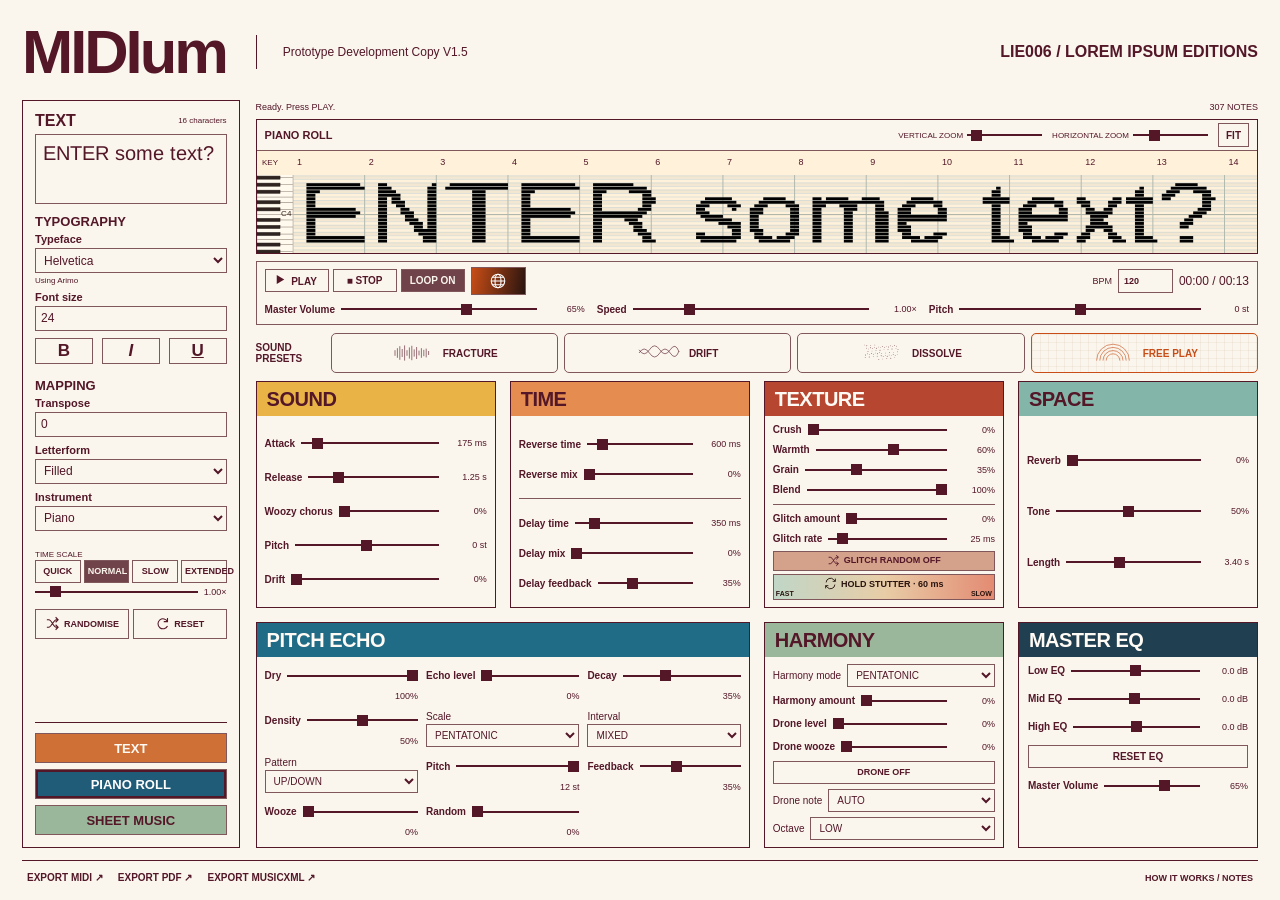
<file: index.html>
<!DOCTYPE html>

<html lang="en">
<head>
<meta charset="utf-8"/><meta content="width=device-width, initial-scale=1" name="viewport"/>
<title>MIDIum Desktop V1.5 — LIE006</title>
<meta content="A musical typography instrument. Write something. Hear its shape. LIE006 / Lorem Ipsum Editions." name="description"/>
<link href="style.css?v=mk2palette" rel="stylesheet"/>
<link href="shared/parity.css?v=aligned-v15-no-recording" rel="stylesheet"/></head>
<body data-layout="desktop">
<header class="masthead"><h1>MIDIum</h1><div class="descriptor"><p>Prototype Development Copy V1.5</p></div><div class="imprint">LIE006 / LOREM IPSUM EDITIONS</div></header>
<main>
<aside aria-label="Instrument settings" class="controls">
<section class="source-group"><h2>TEXT <span id="charCount">18 characters</span></h2><div class="panel-body">
<label class="sr-only" for="source">Your text</label><textarea id="source" maxlength="2000" spellcheck="false">ENTER some text?</textarea></div></section>
<section class="source-group"><h2>TYPOGRAPHY</h2><div class="panel-body">
<div class="field"><label for="font">Typeface</label><select id="font"><option value="helvetica">Helvetica</option><option value="times">Times New Roman</option><option value="comic">Comic Sans</option></select></div><small id="fontInfo">Loading typefaces…</small>
<div class="field"><label for="fontSize">Font size</label><input id="fontSize" max="72" min="12" step="1" type="number" value="24"/></div>
<div class="field"><span>Text style</span><div class="style-buttons"><button aria-label="Bold" aria-pressed="false" id="bold" title="Bold">B</button><button aria-label="Italic" aria-pressed="false" id="italic" title="Italic"><i>I</i></button><button aria-label="Underline" aria-pressed="false" id="underline" title="Underline"><u>U</u></button></div></div>
</div></section>
<section class="source-group"><h2>MAPPING</h2><div class="panel-body">
<div class="field"><label for="transpose">Transpose</label><input aria-label="Transpose in semitones" id="transpose" max="48" min="-48" step="1" type="number" value="0"/></div>
<div class="field"><label for="letterform">Letterform</label><select id="letterform"><option value="filled">Filled</option><option value="outline">Outline</option></select></div>
<div class="field"><label for="instrument">Instrument</label><select id="instrument"></select></div></div></section>
<div class="duration-controls"><div><span class="eyebrow">TIME SCALE</span></div><div class="scale-presets"><button data-scale="0.25">QUICK</button><button class="selected" data-scale="1">NORMAL</button><button data-scale="2">SLOW</button><button data-scale="8">EXTENDED</button></div><label class="fine-scale"><input id="scale" max="8" min="0.25" step="0.25" type="range" value="1"/><output id="scaleValue">1.00×</output></label></div>
<div class="actions"><button id="randomise"><svg aria-hidden="true" fill="none" stroke="currentColor" stroke-width="1.7" viewbox="0 0 24 24"><path d="M3 6h3c5 0 7 12 12 12h3m-4-4 4 4-4 4M3 18h3c2 0 4-3 6-6s4-6 6-6h3m-4-4 4 4-4 4"></path></svg><span>RANDOMISE</span></button><button id="reset"><svg aria-hidden="true" fill="none" stroke="currentColor" stroke-width="1.7" viewbox="0 0 24 24"><path d="M20 9A8 8 0 1 0 20 16M20 3v6h-6"></path></svg><span>RESET</span></button></div><nav aria-label="Composition view"><button data-view="text">TEXT</button><button aria-pressed="true" class="selected" data-view="piano">PIANO ROLL</button><button data-view="sheet">SHEET MUSIC</button></nav></aside>
<section aria-label="Composition" class="workspace">
<div class="display-heading"><span id="status" role="status">Preparing the instrument…</span><span id="count">— NOTES</span></div><div class="display-frame">
<section class="view" hidden="" id="textView"><div id="textPreview"></div><div class="view-caption">Your original text. Case, spaces and line breaks preserved.</div></section>
<section aria-label="Piano roll" class="roll-panel" id="pianoView"><div class="roll-tools"><div class="roll-title"><strong>PIANO ROLL</strong></div><div class="roll-zoom"><label>VERTICAL ZOOM<input aria-label="Vertical zoom" id="verticalZoom" max="8" min="0.5" step="0.1" type="range" value="1"/></label><label>HORIZONTAL ZOOM<input aria-label="Horizontal zoom" id="zoom" max="12" min=".01" step=".01" type="range" value="3"/></label></div><button id="fit">FIT</button></div><div id="rollViewport"><div id="rollSurface"><canvas aria-label="Text-generated notes" id="roll"></canvas><div id="playhead"></div></div></div></section><section aria-label="Sheet music" class="sheet-panel" hidden="" id="sheetView"><div class="sheet-tools"><h2>SHEET MUSIC</h2><button id="sheetFit">FIT</button><button aria-label="Zoom score out" id="sheetOut">−</button><button aria-label="Zoom score in" id="sheetIn">+</button><button aria-label="Previous score page" id="previousPage">←</button><span id="pageCount">0 / 0</span><button aria-label="Next score page" id="nextPage">→</button></div><p id="sheetStatus" role="status"></p><div class="sheet-scroll"><div id="score"></div></div></section></div>
<div class="performance"><div class="transport"><div class="transport-segments"><button disabled="" id="play"><svg aria-hidden="true" class="play-icon" viewbox="0 0 12 14"><path d="M1 1v12l10-6z" fill="currentColor"></path></svg><span id="playText">PLAY</span></button><button id="stop">■ STOP</button><button aria-pressed="true" id="loop">LOOP ON</button></div><button aria-controls="colourPicker" aria-expanded="false" aria-label="Global colour and sound" class="globe-colour" id="colourButton" type="button"><svg aria-hidden="true" fill="none" stroke="currentColor" stroke-width="1.5" viewbox="0 0 24 24"><circle cx="12" cy="12" r="9"></circle><ellipse cx="12" cy="12" rx="4" ry="9"></ellipse><path d="M3 12h18M5 7h14M5 17h14"></path></svg></button><input id="noteColour" type="hidden" value="#000000"/><div aria-label="Global colour and sound" hidden="" id="colourPicker" role="dialog"><div aria-label="Saturation and brightness" id="colourField" tabindex="0"><i></i></div><div aria-label="Hue" aria-valuemax="360" aria-valuemin="0" id="colourHue" role="slider" tabindex="0"><i></i></div></div><label class="tempo-label">BPM<input id="tempo" max="480" min="20" step="1" type="number" value="120"/></label><span class="playback-time"><span id="elapsed">00:00</span> / <span id="duration">00:00</span></span></div><label class="slider" for="volume"><span>Master Volume</span><input id="volume" max="100" min="0" step="1" type="range" value="65"/><output id="volumeValue"></output></label><label class="slider" for="speed"><span>Speed</span><input id="speed" max="4" min="0.125" step="0.025" type="range" value="1"/><output id="speedValue"></output></label><label class="slider" for="performancePitch"><span>Pitch</span><input id="performancePitch" max="12" min="-12" step="0.1" type="range" value="0"/><output id="performancePitchValue"></output></label></div><section aria-label="Sound presets" class="presets"><h2>SOUND PRESETS</h2><div><button aria-pressed="false" data-preset="fracture"><svg aria-hidden="true" fill="none" stroke="currentColor" stroke-width="1.5" viewbox="0 0 110 56"><path d="M10 21v14"></path><path d="M16 16v24"></path><path d="M22 11v34"></path><path d="M28 18v20"></path><path d="M34 9v38"></path><path d="M40 21v14"></path><path d="M46 14v28"></path><path d="M52 10v36"></path><path d="M58 19v18"></path><path d="M64 13v30"></path><path d="M70 22v12"></path><path d="M76 16v24"></path><path d="M82 20v16"></path><path d="M88 17v22"></path><path d="M94 23v10"></path></svg><span>FRACTURE</span></button><button aria-pressed="false" data-preset="drift"><svg aria-hidden="true" fill="none" stroke="currentColor" stroke-width="1.5" viewbox="0 0 110 56"><path d="M5 28Q18 8 31 28T57 28T83 28T105 23M5 20Q18 40 31 20T57 20T83 20T105 25"></path></svg><span>DRIFT</span></button><button aria-pressed="false" data-preset="dissolve"><svg aria-hidden="true" fill="none" stroke="currentColor" stroke-width="1.5" viewbox="0 0 110 56"><circle cx="12" cy="8" fill="currentColor" r="0.7" stroke="none"></circle><circle cx="49" cy="27" fill="currentColor" r="0.8999999999999999" stroke="none"></circle><circle cx="86" cy="9" fill="currentColor" r="1.1" stroke="none"></circle><circle cx="39" cy="28" fill="currentColor" r="0.7" stroke="none"></circle><circle cx="76" cy="10" fill="currentColor" r="0.8999999999999999" stroke="none"></circle><circle cx="29" cy="29" fill="currentColor" r="1.1" stroke="none"></circle><circle cx="66" cy="11" fill="currentColor" r="0.7" stroke="none"></circle><circle cx="19" cy="30" fill="currentColor" r="0.8999999999999999" stroke="none"></circle><circle cx="56" cy="12" fill="currentColor" r="1.1" stroke="none"></circle><circle cx="93" cy="31" fill="currentColor" r="0.7" stroke="none"></circle><circle cx="46" cy="13" fill="currentColor" r="0.8999999999999999" stroke="none"></circle><circle cx="83" cy="32" fill="currentColor" r="1.1" stroke="none"></circle><circle cx="36" cy="14" fill="currentColor" r="0.7" stroke="none"></circle><circle cx="73" cy="33" fill="currentColor" r="0.8999999999999999" stroke="none"></circle><circle cx="26" cy="15" fill="currentColor" r="1.1" stroke="none"></circle><circle cx="63" cy="34" fill="currentColor" r="0.7" stroke="none"></circle><circle cx="16" cy="16" fill="currentColor" r="0.8999999999999999" stroke="none"></circle><circle cx="53" cy="35" fill="currentColor" r="1.1" stroke="none"></circle><circle cx="90" cy="17" fill="currentColor" r="0.7" stroke="none"></circle><circle cx="43" cy="36" fill="currentColor" r="0.8999999999999999" stroke="none"></circle><circle cx="80" cy="18" fill="currentColor" r="1.1" stroke="none"></circle><circle cx="33" cy="37" fill="currentColor" r="0.7" stroke="none"></circle><circle cx="70" cy="19" fill="currentColor" r="0.8999999999999999" stroke="none"></circle><circle cx="23" cy="38" fill="currentColor" r="1.1" stroke="none"></circle><circle cx="60" cy="20" fill="currentColor" r="0.7" stroke="none"></circle><circle cx="13" cy="39" fill="currentColor" r="0.8999999999999999" stroke="none"></circle><circle cx="50" cy="21" fill="currentColor" r="1.1" stroke="none"></circle><circle cx="87" cy="40" fill="currentColor" r="0.7" stroke="none"></circle><circle cx="40" cy="22" fill="currentColor" r="0.8999999999999999" stroke="none"></circle><circle cx="77" cy="41" fill="currentColor" r="1.1" stroke="none"></circle><circle cx="30" cy="23" fill="currentColor" r="0.7" stroke="none"></circle><circle cx="67" cy="42" fill="currentColor" r="0.8999999999999999" stroke="none"></circle><circle cx="20" cy="24" fill="currentColor" r="1.1" stroke="none"></circle><circle cx="57" cy="43" fill="currentColor" r="0.7" stroke="none"></circle><circle cx="94" cy="25" fill="currentColor" r="0.8999999999999999" stroke="none"></circle><circle cx="47" cy="44" fill="currentColor" r="1.1" stroke="none"></circle><circle cx="84" cy="26" fill="currentColor" r="0.7" stroke="none"></circle><circle cx="37" cy="8" fill="currentColor" r="0.8999999999999999" stroke="none"></circle><circle cx="74" cy="27" fill="currentColor" r="1.1" stroke="none"></circle><circle cx="27" cy="9" fill="currentColor" r="0.7" stroke="none"></circle><circle cx="64" cy="28" fill="currentColor" r="0.8999999999999999" stroke="none"></circle><circle cx="17" cy="10" fill="currentColor" r="1.1" stroke="none"></circle><circle cx="54" cy="29" fill="currentColor" r="0.7" stroke="none"></circle><circle cx="91" cy="11" fill="currentColor" r="0.8999999999999999" stroke="none"></circle><circle cx="44" cy="30" fill="currentColor" r="1.1" stroke="none"></circle><circle cx="81" cy="12" fill="currentColor" r="0.7" stroke="none"></circle><circle cx="34" cy="31" fill="currentColor" r="0.8999999999999999" stroke="none"></circle><circle cx="71" cy="13" fill="currentColor" r="1.1" stroke="none"></circle><circle cx="24" cy="32" fill="currentColor" r="0.7" stroke="none"></circle><circle cx="61" cy="14" fill="currentColor" r="0.8999999999999999" stroke="none"></circle><circle cx="14" cy="33" fill="currentColor" r="1.1" stroke="none"></circle><circle cx="51" cy="15" fill="currentColor" r="0.7" stroke="none"></circle><circle cx="88" cy="34" fill="currentColor" r="0.8999999999999999" stroke="none"></circle><circle cx="41" cy="16" fill="currentColor" r="1.1" stroke="none"></circle><circle cx="78" cy="35" fill="currentColor" r="0.7" stroke="none"></circle><circle cx="31" cy="17" fill="currentColor" r="0.8999999999999999" stroke="none"></circle><circle cx="68" cy="36" fill="currentColor" r="1.1" stroke="none"></circle><circle cx="21" cy="18" fill="currentColor" r="0.7" stroke="none"></circle><circle cx="58" cy="37" fill="currentColor" r="0.8999999999999999" stroke="none"></circle><circle cx="95" cy="19" fill="currentColor" r="1.1" stroke="none"></circle></svg><span>DISSOLVE</span></button><button aria-pressed="true" data-preset="free"><svg aria-hidden="true" fill="none" stroke="currentColor" stroke-width="1.5" viewbox="0 0 110 56"><path d="M14 47a41 41 0 0 1 82 0M22 47a33 33 0 0 1 66 0M30 47a25 25 0 0 1 50 0M38 47a17 17 0 0 1 34 0"></path></svg><span>FREE PLAY</span></button></div></section>
<section aria-label="Effects console" class="sound-panel"><section class="effect-group sound" id="sound"><h2>SOUND</h2><div class="effect-body"><label class="slider" for="attack"><span>Attack</span><input id="attack" max="2" min="0.001" step="0.001" type="range" value="0.175"/><output id="attackValue"></output></label><label class="slider" for="release"><span>Release</span><input id="release" max="6" min="0.01" step="0.01" type="range" value="1.25"/><output id="releaseValue"></output></label><label class="slider" for="chorus"><span>Woozy chorus</span><input id="chorus" max="1" min="0" step="0.01" type="range" value="0"/><output id="chorusValue"></output></label><label class="slider" for="pitch"><span>Pitch</span><input id="pitch" max="12" min="-12" step="0.1" type="range" value="0"/><output id="pitchValue"></output></label><label class="slider" for="drift"><span>Drift</span><input id="drift" max="1" min="0" step="0.01" type="range" value="0"/><output id="driftValue"></output></label></div></section><section class="effect-group time" id="time"><h2>TIME</h2><div class="effect-body"><label class="slider" for="reverseTime"><span>Reverse time</span><input id="reverseTime" max="5" min="0.1" step="0.01" type="range" value="0.6"/><output id="reverseTimeValue"></output></label><label class="slider" for="reverse"><span>Reverse mix</span><input id="reverse" max="1" min="0" step="0.01" type="range" value="0"/><output id="reverseValue"></output></label><hr class="control-divider"/><label class="slider" for="delayTime"><span>Delay time</span><input id="delayTime" max="2.5" min="0.01" step="0.01" type="range" value="0.35"/><output id="delayTimeValue"></output></label><label class="slider" for="delayMix"><span>Delay mix</span><input id="delayMix" max="1" min="0" step="0.01" type="range" value="0"/><output id="delayMixValue"></output></label><label class="slider" for="feedback"><span>Delay feedback</span><input id="feedback" max="1" min="0" step="0.01" type="range" value="0.35"/><output id="feedbackValue"></output></label></div></section><section class="effect-group texture" id="texture"><h2>TEXTURE</h2><div class="effect-body"><label class="slider" for="crush"><span>Crush</span><input id="crush" max="1" min="0" step="0.01" type="range" value="0"/><output id="crushValue"></output></label><label class="slider" for="warmth"><span>Warmth</span><input id="warmth" max="1" min="0" step=".01" type="range" value="0.6"/><output id="warmthValue"></output></label><label class="slider" for="grain"><span>Grain</span><input id="grain" max="1" min="0" step=".01" type="range" value="0.35"/><output id="grainValue"></output></label><label class="slider" for="blend"><span>Blend</span><input id="blend" max="1" min="0" step=".01" type="range" value="1"/><output id="blendValue"></output></label><hr class="control-divider"/><label class="slider" for="glitchAmount"><span>Glitch amount</span><input id="glitchAmount" max="1" min="0" step="0.01" type="range" value="0"/><output id="glitchAmountValue"></output></label><label class="slider" for="glitchRate"><span>Glitch rate</span><input id="glitchRate" max="250" min="5" step="1" type="range" value="25"/><output id="glitchRateValue"></output></label><button aria-pressed="false" id="randomGlitch"><svg aria-hidden="true" fill="none" stroke="currentColor" stroke-width="1.7" viewbox="0 0 24 24"><path d="M3 6h3c5 0 7 12 12 12h3m-4-4 4 4-4 4M3 18h3c2 0 4-3 6-6s4-6 6-6h3m-4-4 4 4-4 4"></path></svg><span id="randomGlitchText">GLITCH RANDOM OFF</span></button><button aria-pressed="false" id="stutter"><span class="stutter-caption"><svg aria-hidden="true" fill="none" stroke="currentColor" stroke-width="1.7" viewbox="0 0 24 24"><path d="M4 10a8 8 0 0 1 14-5l3 3M21 3v5h-5M20 14A8 8 0 0 1 6 19l-3-3M3 21v-5h5"></path></svg><span id="stutterText">HOLD STUTTER · 60 ms</span></span><span class="stutter-direction"><span>FAST</span><span>SLOW</span></span></button></div></section><section class="effect-group space" id="space"><h2>SPACE</h2><div class="effect-body"><label class="slider" for="mix"><span>Reverb</span><input id="mix" max="1" min="0" step="0.01" type="range" value="0.18"/><output id="mixValue"></output></label><label class="slider" for="tone"><span>Tone</span><input id="tone" max="1" min="0" step="0.01" type="range" value="0.5"/><output id="toneValue"></output></label><label class="slider" for="length"><span>Length</span><input id="length" max="8" min="0.5" step="0.1" type="range" value="3.4"/><output id="lengthValue"></output></label></div></section><section class="effect-group pitch-echo" id="echo"><h2>PITCH ECHO</h2><div class="effect-body"><label class="slider" for="dry"><span>Dry</span><input id="dry" max="1" min="0" step="0.01" type="range" value="1"/><output id="dryValue"></output></label><label class="slider" for="level"><span>Echo level</span><input id="level" max="1" min="0" step="0.01" type="range" value="0"/><output id="levelValue"></output></label><label class="slider" for="echoDecay"><span>Decay</span><input id="echoDecay" max="1" min="0" step="0.01" type="range" value="0.35"/><output id="echoDecayValue"></output></label><label class="slider" for="density"><span>Density</span><input id="density" max="1" min="0" step="0.01" type="range" value="0"/><output id="densityValue"></output></label><label class="select">Scale<select id="echoScale"><option value="follow">FOLLOW HARMONY</option><option value="pentatonic">PENTATONIC</option><option value="minor">MINOR</option><option value="major">MAJOR</option><option value="chromatic">CHROMATIC</option></select></label><label class="select">Interval<select id="echoInterval"><option value="octaves">OCTAVES</option><option value="fifths">FIFTHS</option><option value="thirds">THIRDS</option><option value="mixed">MIXED</option></select></label><label class="select">Pattern<select id="echoPattern"><option value="updown">UP/DOWN</option><option value="up">UP</option><option value="down">DOWN</option><option value="random">RANDOM</option></select></label><label class="slider" for="echoPitch"><span>Pitch</span><input id="echoPitch" max="12" min="-12" step="1" type="range" value="12"/><output id="echoPitchValue"></output></label><label class="slider" for="echoFeedback"><span>Feedback</span><input id="echoFeedback" max="1" min="0" step="0.01" type="range" value="0.35"/><output id="echoFeedbackValue"></output></label><label class="slider" for="echoWooze"><span>Wooze</span><input id="echoWooze" max="1" min="0" step="0.01" type="range" value="0"/><output id="echoWoozeValue"></output></label><label class="slider" for="echoRandom"><span>Random</span><input id="echoRandom" max="1" min="0" step="0.01" type="range" value="0"/><output id="echoRandomValue"></output></label></div></section><section class="effect-group harmony" id="harmony"><h2>HARMONY</h2><div class="effect-body"><label class="select">Harmony mode<select id="mode"><option value="original">ORIGINAL</option><option value="pentatonic">PENTATONIC</option><option value="minor">MINOR</option><option value="drone">DRONE</option><option value="chromatic">CHROMATIC</option></select></label><label class="slider" for="amount"><span>Harmony amount</span><input id="amount" max="1" min="0" step="0.01" type="range" value="1"/><output id="amountValue"></output></label><label class="slider" for="droneLevel"><span>Drone level</span><input id="droneLevel" max="1" min="0" step="0.01" type="range" value="0.25"/><output id="droneLevelValue"></output></label><label class="slider" for="droneWooze"><span>Drone wooze</span><input id="droneWooze" max="1" min="0" step="0.01" type="range" value="0"/><output id="droneWoozeValue"></output></label><button aria-pressed="false" id="drone">DRONE OFF</button><label class="select">Drone note<select id="droneNote"><option value="auto">AUTO</option><option value="0">C</option><option value="1">C♯</option><option value="2">D</option><option value="3">D♯</option><option value="4">E</option><option value="5">F</option><option value="6">F♯</option><option value="7">G</option><option value="8">G♯</option><option value="9">A</option><option value="10">A♯</option><option value="11">B</option></select></label><label class="select">Octave<select id="octave"><option value="low">LOW</option><option value="mid">MID</option><option value="high">HIGH</option></select></label></div></section><section class="effect-group master"><h2>MASTER EQ</h2><label class="slider" for="eqlow"><span>Low EQ</span><input id="eqlow" max="12" min="-12" step="0.5" type="range" value="0"/><output id="eqlowValue"></output></label><label class="slider" for="eqmid"><span>Mid EQ</span><input id="eqmid" max="12" min="-12" step="0.5" type="range" value="0"/><output id="eqmidValue"></output></label><label class="slider" for="eqhigh"><span>High EQ</span><input id="eqhigh" max="12" min="-12" step="0.5" type="range" value="0"/><output id="eqhighValue"></output></label><button id="resetEQ">RESET EQ</button><label class="slider" for="masterVolume"><span>Master Volume</span><input id="masterVolume" max="100" min="0" step="1" type="range" value="65"/><output id="masterVolumeValue"></output></label></section></section>
</section>
</main>
<footer><div class="exports"><button id="midi">EXPORT MIDI ↗</button><button id="pdf">EXPORT PDF ↗</button><button id="musicxml">EXPORT MUSICXML ↗</button></div><button id="about">HOW IT WORKS / NOTES</button><dialog id="help"><button id="closeHelp">CLOSE</button><h2>MIDIum — LIE006</h2><p>Type a phrase, then press PLAY. The letter shapes become MIDI notes. Instrument, effects and live performance controls change the sound without changing exported note data.</p><p>Colour vividness controls intensity; hue controls sound character. Black is clean. Presets load sound settings; individual edits select FREE PLAY without resetting other settings.</p><p>Hold and drag STUTTER horizontally: left is faster, right is slower. STOP fades all sound over 1.5 seconds.</p><p>MIDI and MusicXML retain all generated notes. Dense notation can exceed preview/PDF limits (96 bars or 40,000 noteheads); MIDI and MusicXML remain available. Text limit: 2,000 characters.</p></dialog></footer>
<script src="shared/app.js?v=aligned-v15-no-recording" type="module"></script></body>
</html>
</file>
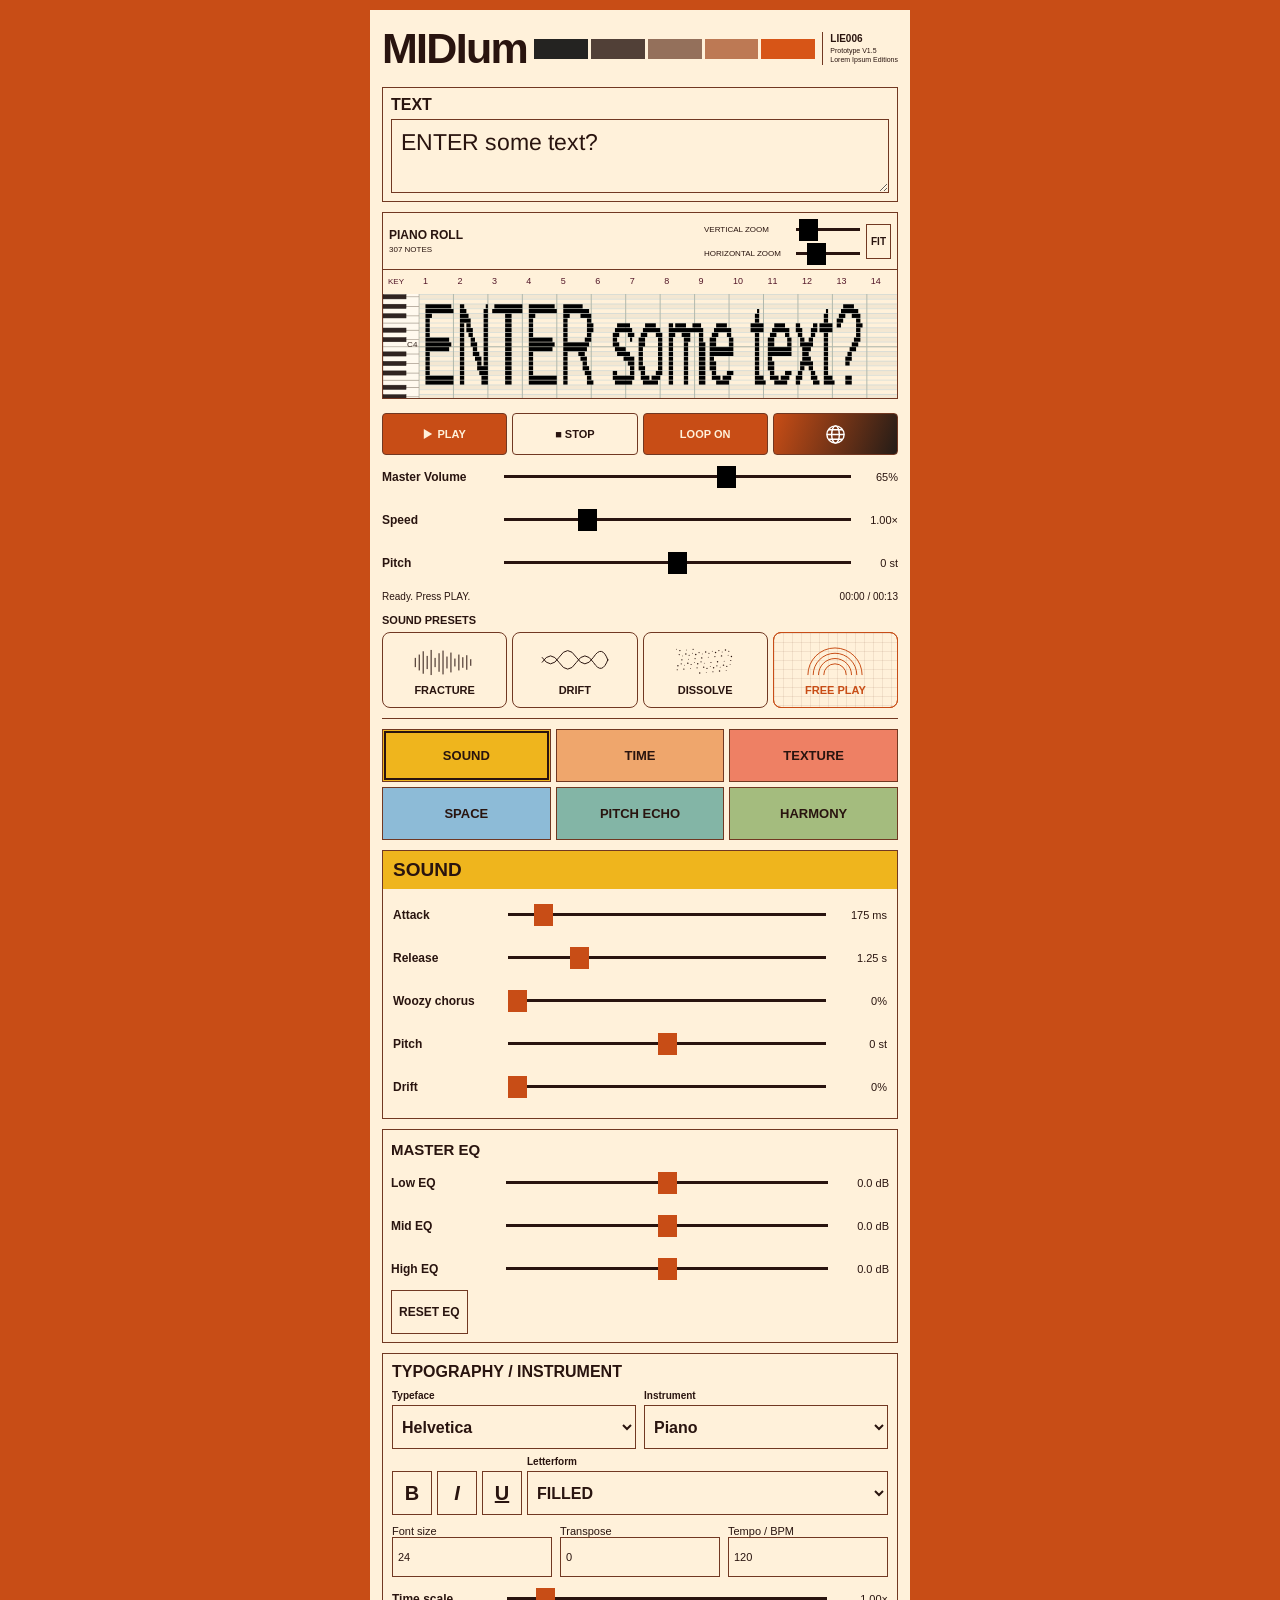
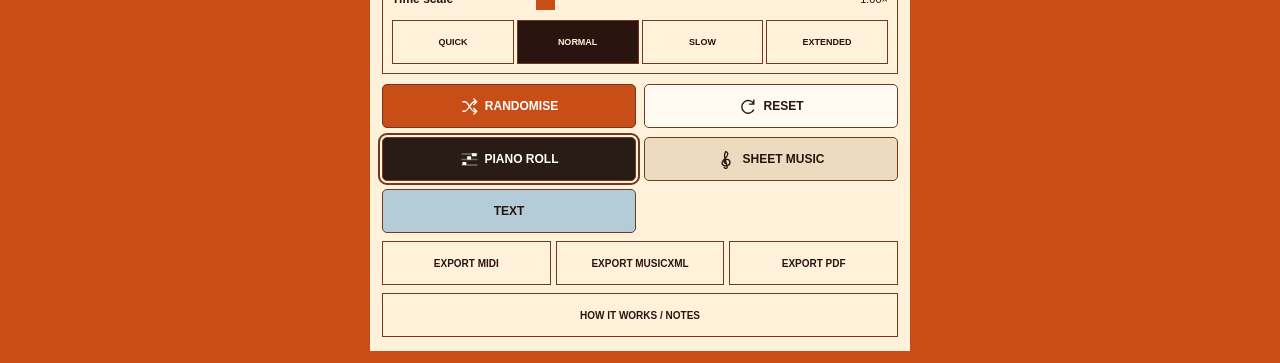
<file: mobile/index.html>
<!DOCTYPE html>

<html lang="en"><head><meta charset="utf-8"/><meta content="width=device-width,initial-scale=1,viewport-fit=cover" name="viewport"/><meta content="#c84d16" name="theme-color"/><title>MIDIum Mobile V1.5 — LIE006</title><link href="mobile.css?v=mobile-v14" rel="stylesheet"/><link href="../shared/parity.css?v=aligned-v15-no-recording" rel="stylesheet"/></head><body data-layout="mobile"><main><header><h1>MIDIum</h1><div aria-hidden="true" class="logo-swatches"><i></i><i></i><i></i><i></i><i></i></div><div class="logo-credit"><strong>LIE006</strong><span>Prototype V1.5</span><span>Lorem Ipsum Editions</span></div></header><section class="source-panel"><label for="source">TEXT</label><textarea id="source" rows="2" spellcheck="false">ENTER some text?</textarea></section><section class="text-panel" hidden="" id="textView"><div id="textPreview"></div></section><section aria-label="Piano roll" class="roll-panel" id="pianoView"><div class="roll-tools"><div class="roll-title"><strong>PIANO ROLL</strong><span id="count"></span></div><div class="roll-zoom"><label>VERTICAL ZOOM<input aria-label="Vertical zoom" id="verticalZoom" max="8" min="0.5" step="0.1" type="range" value="1"/></label><label>HORIZONTAL ZOOM<input aria-label="Horizontal zoom" id="zoom" max="12" min=".01" step=".01" type="range" value="3"/></label></div><button id="fit">FIT</button></div><div id="rollViewport"><div id="rollSurface"><canvas aria-label="Text-generated notes" id="roll"></canvas><div id="playhead"></div></div></div></section><section aria-label="Sheet music" class="sheet-panel" hidden="" id="sheetView"><div class="sheet-tools"><h2>SHEET MUSIC</h2><button id="sheetFit">FIT</button><button aria-label="Zoom score out" id="sheetOut">−</button><button aria-label="Zoom score in" id="sheetIn">+</button><button aria-label="Previous score page" id="previousPage">←</button><span id="pageCount">0 / 0</span><button aria-label="Next score page" id="nextPage">→</button></div><p id="sheetStatus" role="status"></p><div class="sheet-scroll"><div id="score"></div></div></section><div class="performance"><div class="transport"><div class="transport-segments"><button disabled="" id="play"><svg aria-hidden="true" class="play-icon" viewbox="0 0 12 14"><path d="M1 1v12l10-6z" fill="currentColor"></path></svg><span id="playText">PLAY</span></button><button id="stop">■ STOP</button><button aria-pressed="true" id="loop">LOOP ON</button></div><button aria-controls="colourPicker" aria-expanded="false" aria-label="Global colour and sound" class="globe-colour" id="colourButton" type="button"><svg aria-hidden="true" fill="none" stroke="currentColor" stroke-width="1.5" viewbox="0 0 24 24"><circle cx="12" cy="12" r="9"></circle><ellipse cx="12" cy="12" rx="4" ry="9"></ellipse><path d="M3 12h18M5 7h14M5 17h14"></path></svg></button><input id="noteColour" type="hidden" value="#000000"/><div aria-label="Global colour and sound" hidden="" id="colourPicker" role="dialog"><div aria-label="Saturation and brightness" id="colourField" tabindex="0"><i></i></div><div aria-label="Hue" aria-valuemax="360" aria-valuemin="0" id="colourHue" role="slider" tabindex="0"><i></i></div></div></div><label class="slider" for="volume"><span>Master Volume</span><input id="volume" max="100" min="0" step="1" type="range" value="65"/><output id="volumeValue"></output></label><label class="slider" for="speed"><span>Speed</span><input id="speed" max="4" min="0.125" step="0.025" type="range" value="1"/><output id="speedValue"></output></label><label class="slider" for="performancePitch"><span>Pitch</span><input id="performancePitch" max="12" min="-12" step="0.1" type="range" value="0"/><output id="performancePitchValue"></output></label></div><div class="readout"><span id="status" role="status">Loading…</span><span class="playback-time"><span id="elapsed">00:00</span> / <span id="duration">00:00</span></span></div><section aria-label="Sound presets" class="presets"><h2>SOUND PRESETS</h2><div><button aria-pressed="false" data-preset="fracture"><svg aria-hidden="true" fill="none" stroke="currentColor" stroke-width="1.5" viewbox="0 0 110 56"><path d="M10 21v14"></path><path d="M16 16v24"></path><path d="M22 11v34"></path><path d="M28 18v20"></path><path d="M34 9v38"></path><path d="M40 21v14"></path><path d="M46 14v28"></path><path d="M52 10v36"></path><path d="M58 19v18"></path><path d="M64 13v30"></path><path d="M70 22v12"></path><path d="M76 16v24"></path><path d="M82 20v16"></path><path d="M88 17v22"></path><path d="M94 23v10"></path></svg><span>FRACTURE</span></button><button aria-pressed="false" data-preset="drift"><svg aria-hidden="true" fill="none" stroke="currentColor" stroke-width="1.5" viewbox="0 0 110 56"><path d="M5 28Q18 8 31 28T57 28T83 28T105 23M5 20Q18 40 31 20T57 20T83 20T105 25"></path></svg><span>DRIFT</span></button><button aria-pressed="false" data-preset="dissolve"><svg aria-hidden="true" fill="none" stroke="currentColor" stroke-width="1.5" viewbox="0 0 110 56"><circle cx="12" cy="8" fill="currentColor" r="0.7" stroke="none"></circle><circle cx="49" cy="27" fill="currentColor" r="0.8999999999999999" stroke="none"></circle><circle cx="86" cy="9" fill="currentColor" r="1.1" stroke="none"></circle><circle cx="39" cy="28" fill="currentColor" r="0.7" stroke="none"></circle><circle cx="76" cy="10" fill="currentColor" r="0.8999999999999999" stroke="none"></circle><circle cx="29" cy="29" fill="currentColor" r="1.1" stroke="none"></circle><circle cx="66" cy="11" fill="currentColor" r="0.7" stroke="none"></circle><circle cx="19" cy="30" fill="currentColor" r="0.8999999999999999" stroke="none"></circle><circle cx="56" cy="12" fill="currentColor" r="1.1" stroke="none"></circle><circle cx="93" cy="31" fill="currentColor" r="0.7" stroke="none"></circle><circle cx="46" cy="13" fill="currentColor" r="0.8999999999999999" stroke="none"></circle><circle cx="83" cy="32" fill="currentColor" r="1.1" stroke="none"></circle><circle cx="36" cy="14" fill="currentColor" r="0.7" stroke="none"></circle><circle cx="73" cy="33" fill="currentColor" r="0.8999999999999999" stroke="none"></circle><circle cx="26" cy="15" fill="currentColor" r="1.1" stroke="none"></circle><circle cx="63" cy="34" fill="currentColor" r="0.7" stroke="none"></circle><circle cx="16" cy="16" fill="currentColor" r="0.8999999999999999" stroke="none"></circle><circle cx="53" cy="35" fill="currentColor" r="1.1" stroke="none"></circle><circle cx="90" cy="17" fill="currentColor" r="0.7" stroke="none"></circle><circle cx="43" cy="36" fill="currentColor" r="0.8999999999999999" stroke="none"></circle><circle cx="80" cy="18" fill="currentColor" r="1.1" stroke="none"></circle><circle cx="33" cy="37" fill="currentColor" r="0.7" stroke="none"></circle><circle cx="70" cy="19" fill="currentColor" r="0.8999999999999999" stroke="none"></circle><circle cx="23" cy="38" fill="currentColor" r="1.1" stroke="none"></circle><circle cx="60" cy="20" fill="currentColor" r="0.7" stroke="none"></circle><circle cx="13" cy="39" fill="currentColor" r="0.8999999999999999" stroke="none"></circle><circle cx="50" cy="21" fill="currentColor" r="1.1" stroke="none"></circle><circle cx="87" cy="40" fill="currentColor" r="0.7" stroke="none"></circle><circle cx="40" cy="22" fill="currentColor" r="0.8999999999999999" stroke="none"></circle><circle cx="77" cy="41" fill="currentColor" r="1.1" stroke="none"></circle><circle cx="30" cy="23" fill="currentColor" r="0.7" stroke="none"></circle><circle cx="67" cy="42" fill="currentColor" r="0.8999999999999999" stroke="none"></circle><circle cx="20" cy="24" fill="currentColor" r="1.1" stroke="none"></circle><circle cx="57" cy="43" fill="currentColor" r="0.7" stroke="none"></circle><circle cx="94" cy="25" fill="currentColor" r="0.8999999999999999" stroke="none"></circle><circle cx="47" cy="44" fill="currentColor" r="1.1" stroke="none"></circle><circle cx="84" cy="26" fill="currentColor" r="0.7" stroke="none"></circle><circle cx="37" cy="8" fill="currentColor" r="0.8999999999999999" stroke="none"></circle><circle cx="74" cy="27" fill="currentColor" r="1.1" stroke="none"></circle><circle cx="27" cy="9" fill="currentColor" r="0.7" stroke="none"></circle><circle cx="64" cy="28" fill="currentColor" r="0.8999999999999999" stroke="none"></circle><circle cx="17" cy="10" fill="currentColor" r="1.1" stroke="none"></circle><circle cx="54" cy="29" fill="currentColor" r="0.7" stroke="none"></circle><circle cx="91" cy="11" fill="currentColor" r="0.8999999999999999" stroke="none"></circle><circle cx="44" cy="30" fill="currentColor" r="1.1" stroke="none"></circle><circle cx="81" cy="12" fill="currentColor" r="0.7" stroke="none"></circle><circle cx="34" cy="31" fill="currentColor" r="0.8999999999999999" stroke="none"></circle><circle cx="71" cy="13" fill="currentColor" r="1.1" stroke="none"></circle><circle cx="24" cy="32" fill="currentColor" r="0.7" stroke="none"></circle><circle cx="61" cy="14" fill="currentColor" r="0.8999999999999999" stroke="none"></circle><circle cx="14" cy="33" fill="currentColor" r="1.1" stroke="none"></circle><circle cx="51" cy="15" fill="currentColor" r="0.7" stroke="none"></circle><circle cx="88" cy="34" fill="currentColor" r="0.8999999999999999" stroke="none"></circle><circle cx="41" cy="16" fill="currentColor" r="1.1" stroke="none"></circle><circle cx="78" cy="35" fill="currentColor" r="0.7" stroke="none"></circle><circle cx="31" cy="17" fill="currentColor" r="0.8999999999999999" stroke="none"></circle><circle cx="68" cy="36" fill="currentColor" r="1.1" stroke="none"></circle><circle cx="21" cy="18" fill="currentColor" r="0.7" stroke="none"></circle><circle cx="58" cy="37" fill="currentColor" r="0.8999999999999999" stroke="none"></circle><circle cx="95" cy="19" fill="currentColor" r="1.1" stroke="none"></circle></svg><span>DISSOLVE</span></button><button aria-pressed="true" data-preset="free"><svg aria-hidden="true" fill="none" stroke="currentColor" stroke-width="1.5" viewbox="0 0 110 56"><path d="M14 47a41 41 0 0 1 82 0M22 47a33 33 0 0 1 66 0M30 47a25 25 0 0 1 50 0M38 47a17 17 0 0 1 34 0"></path></svg><span>FREE PLAY</span></button></div></section><nav aria-label="Effects" class="tabs"><button aria-pressed="true" data-effect="sound">SOUND</button><button aria-pressed="false" data-effect="time">TIME</button><button aria-pressed="false" data-effect="texture">TEXTURE</button><button aria-pressed="false" data-effect="space">SPACE</button><button aria-pressed="false" data-effect="echo">PITCH ECHO</button><button aria-pressed="false" data-effect="harmony">HARMONY</button></nav><section class="effect" id="sound"><h2>SOUND</h2><div class="effect-body"><label class="slider" for="attack"><span>Attack</span><input id="attack" max="2" min="0.001" step="0.001" type="range" value="0.175"/><output id="attackValue"></output></label><label class="slider" for="release"><span>Release</span><input id="release" max="6" min="0.01" step="0.01" type="range" value="1.25"/><output id="releaseValue"></output></label><label class="slider" for="chorus"><span>Woozy chorus</span><input id="chorus" max="1" min="0" step="0.01" type="range" value="0"/><output id="chorusValue"></output></label><label class="slider" for="pitch"><span>Pitch</span><input id="pitch" max="12" min="-12" step="0.1" type="range" value="0"/><output id="pitchValue"></output></label><label class="slider" for="drift"><span>Drift</span><input id="drift" max="1" min="0" step="0.01" type="range" value="0"/><output id="driftValue"></output></label></div></section><section class="effect" hidden="" id="time"><h2>TIME</h2><div class="effect-body"><label class="slider" for="reverseTime"><span>Reverse time</span><input id="reverseTime" max="5" min="0.1" step="0.01" type="range" value="0.6"/><output id="reverseTimeValue"></output></label><label class="slider" for="reverse"><span>Reverse mix</span><input id="reverse" max="1" min="0" step="0.01" type="range" value="0"/><output id="reverseValue"></output></label><hr class="control-divider"/><label class="slider" for="delayTime"><span>Delay time</span><input id="delayTime" max="2.5" min="0.01" step="0.01" type="range" value="0.35"/><output id="delayTimeValue"></output></label><label class="slider" for="delayMix"><span>Delay mix</span><input id="delayMix" max="1" min="0" step="0.01" type="range" value="0"/><output id="delayMixValue"></output></label><label class="slider" for="feedback"><span>Delay feedback</span><input id="feedback" max="1" min="0" step="0.01" type="range" value="0.35"/><output id="feedbackValue"></output></label></div></section><section class="effect" hidden="" id="texture"><h2>TEXTURE</h2><div class="effect-body"><label class="slider" for="crush"><span>Crush</span><input id="crush" max="1" min="0" step="0.01" type="range" value="0"/><output id="crushValue"></output></label><label class="slider" for="warmth"><span>Warmth</span><input id="warmth" max="1" min="0" step=".01" type="range" value="0.6"/><output id="warmthValue"></output></label><label class="slider" for="grain"><span>Grain</span><input id="grain" max="1" min="0" step=".01" type="range" value="0.35"/><output id="grainValue"></output></label><label class="slider" for="blend"><span>Blend</span><input id="blend" max="1" min="0" step=".01" type="range" value="1"/><output id="blendValue"></output></label><hr class="control-divider"/><label class="slider" for="glitchAmount"><span>Glitch amount</span><input id="glitchAmount" max="1" min="0" step="0.01" type="range" value="0"/><output id="glitchAmountValue"></output></label><label class="slider" for="glitchRate"><span>Glitch rate</span><input id="glitchRate" max="250" min="5" step="1" type="range" value="25"/><output id="glitchRateValue"></output></label><button aria-pressed="false" id="randomGlitch"><svg aria-hidden="true" fill="none" stroke="currentColor" stroke-width="1.7" viewbox="0 0 24 24"><path d="M3 6h3c5 0 7 12 12 12h3m-4-4 4 4-4 4M3 18h3c2 0 4-3 6-6s4-6 6-6h3m-4-4 4 4-4 4"></path></svg><span id="randomGlitchText">GLITCH RANDOM OFF</span></button><button aria-pressed="false" id="stutter"><span class="stutter-caption"><svg aria-hidden="true" fill="none" stroke="currentColor" stroke-width="1.7" viewbox="0 0 24 24"><path d="M4 10a8 8 0 0 1 14-5l3 3M21 3v5h-5M20 14A8 8 0 0 1 6 19l-3-3M3 21v-5h5"></path></svg><span id="stutterText">HOLD STUTTER · 60 ms</span></span><span class="stutter-direction"><span>FAST</span><span>SLOW</span></span></button></div></section><section class="effect" hidden="" id="space"><h2>SPACE</h2><div class="effect-body"><label class="slider" for="mix"><span>Reverb</span><input id="mix" max="1" min="0" step="0.01" type="range" value="0.18"/><output id="mixValue"></output></label><label class="slider" for="tone"><span>Tone</span><input id="tone" max="1" min="0" step="0.01" type="range" value="0.5"/><output id="toneValue"></output></label><label class="slider" for="length"><span>Length</span><input id="length" max="8" min="0.5" step="0.1" type="range" value="3.4"/><output id="lengthValue"></output></label></div></section><section class="effect" hidden="" id="echo"><h2>PITCH ECHO</h2><div class="effect-body"><label class="slider" for="dry"><span>Dry</span><input id="dry" max="1" min="0" step="0.01" type="range" value="1"/><output id="dryValue"></output></label><label class="slider" for="level"><span>Echo level</span><input id="level" max="1" min="0" step="0.01" type="range" value="0"/><output id="levelValue"></output></label><label class="slider" for="echoDecay"><span>Decay</span><input id="echoDecay" max="1" min="0" step="0.01" type="range" value="0.35"/><output id="echoDecayValue"></output></label><label class="slider" for="density"><span>Density</span><input id="density" max="1" min="0" step="0.01" type="range" value="0"/><output id="densityValue"></output></label><label class="select">Scale<select id="echoScale"><option value="follow">FOLLOW HARMONY</option><option value="pentatonic">PENTATONIC</option><option value="minor">MINOR</option><option value="major">MAJOR</option><option value="chromatic">CHROMATIC</option></select></label><label class="select">Interval<select id="echoInterval"><option value="octaves">OCTAVES</option><option value="fifths">FIFTHS</option><option value="thirds">THIRDS</option><option value="mixed">MIXED</option></select></label><label class="select">Pattern<select id="echoPattern"><option value="updown">UP/DOWN</option><option value="up">UP</option><option value="down">DOWN</option><option value="random">RANDOM</option></select></label><label class="slider" for="echoPitch"><span>Pitch</span><input id="echoPitch" max="12" min="-12" step="1" type="range" value="12"/><output id="echoPitchValue"></output></label><label class="slider" for="echoFeedback"><span>Feedback</span><input id="echoFeedback" max="1" min="0" step="0.01" type="range" value="0.35"/><output id="echoFeedbackValue"></output></label><label class="slider" for="echoWooze"><span>Wooze</span><input id="echoWooze" max="1" min="0" step="0.01" type="range" value="0"/><output id="echoWoozeValue"></output></label><label class="slider" for="echoRandom"><span>Random</span><input id="echoRandom" max="1" min="0" step="0.01" type="range" value="0"/><output id="echoRandomValue"></output></label></div></section><section class="effect" hidden="" id="harmony"><h2>HARMONY</h2><div class="effect-body"><label class="select">Harmony mode<select id="mode"><option value="original">ORIGINAL</option><option value="pentatonic">PENTATONIC</option><option value="minor">MINOR</option><option value="drone">DRONE</option><option value="chromatic">CHROMATIC</option></select></label><label class="slider" for="amount"><span>Harmony amount</span><input id="amount" max="1" min="0" step="0.01" type="range" value="1"/><output id="amountValue"></output></label><label class="slider" for="droneLevel"><span>Drone level</span><input id="droneLevel" max="1" min="0" step="0.01" type="range" value="0.25"/><output id="droneLevelValue"></output></label><label class="slider" for="droneWooze"><span>Drone wooze</span><input id="droneWooze" max="1" min="0" step="0.01" type="range" value="0"/><output id="droneWoozeValue"></output></label><button aria-pressed="false" id="drone">DRONE OFF</button><label class="select">Drone note<select id="droneNote"><option value="auto">AUTO</option><option value="0">C</option><option value="1">C♯</option><option value="2">D</option><option value="3">D♯</option><option value="4">E</option><option value="5">F</option><option value="6">F♯</option><option value="7">G</option><option value="8">G♯</option><option value="9">A</option><option value="10">A♯</option><option value="11">B</option></select></label><label class="select">Octave<select id="octave"><option value="low">LOW</option><option value="mid">MID</option><option value="high">HIGH</option></select></label></div></section><section class="equalizer"><h2>MASTER EQ</h2><label class="slider" for="eqlow"><span>Low EQ</span><input id="eqlow" max="12" min="-12" step="0.5" type="range" value="0"/><output id="eqlowValue"></output></label><label class="slider" for="eqmid"><span>Mid EQ</span><input id="eqmid" max="12" min="-12" step="0.5" type="range" value="0"/><output id="eqmidValue"></output></label><label class="slider" for="eqhigh"><span>High EQ</span><input id="eqhigh" max="12" min="-12" step="0.5" type="range" value="0"/><output id="eqhighValue"></output></label><button id="resetEQ">RESET EQ</button></section><section class="type-panel"><h2>TYPOGRAPHY / INSTRUMENT</h2><div class="type-grid"><label class="select">Typeface<select id="font"><option value="helvetica">Helvetica</option><option value="times">Times New Roman</option><option value="comic">Comic Sans</option></select></label><label class="select">Instrument<select id="instrument"></select></label></div><div class="style-row"><button aria-label="Bold" aria-pressed="false" id="bold"><b>B</b></button><button aria-label="Italic" aria-pressed="false" id="italic"><i>I</i></button><button aria-label="Underline" aria-pressed="false" id="underline"><u>U</u></button><label class="select">Letterform<select id="letterform"><option value="filled">FILLED</option><option value="outline">OUTLINE</option></select></label></div><div class="mapping-controls"><label>Font size<input id="fontSize" max="72" min="12" step="1" type="number" value="24"/></label><label>Transpose<input id="transpose" max="48" min="-48" step="1" type="number" value="0"/></label><label>Tempo / BPM<input id="tempo" max="480" min="20" step="1" type="number" value="120"/></label></div><label class="slider" for="scale"><span>Time scale</span><input id="scale" max="8" min="0.25" step="0.25" type="range" value="1"/><output id="scaleValue"></output></label><div class="scale-presets"><button data-scale="0.25">QUICK</button><button data-scale="1">NORMAL</button><button data-scale="2">SLOW</button><button data-scale="8">EXTENDED</button></div></section><div class="actions"><button id="randomise"><svg aria-hidden="true" fill="none" stroke="currentColor" stroke-width="1.7" viewbox="0 0 24 24"><path d="M3 6h3c5 0 7 12 12 12h3m-4-4 4 4-4 4M3 18h3c2 0 4-3 6-6s4-6 6-6h3m-4-4 4 4-4 4"></path></svg><span>RANDOMISE</span></button><button id="reset"><svg aria-hidden="true" fill="none" stroke="currentColor" stroke-width="1.7" viewbox="0 0 24 24"><path d="M20 9A8 8 0 1 0 20 16M20 3v6h-6"></path></svg><span>RESET</span></button></div><div aria-label="Display view" class="actions view-actions"><button aria-pressed="true" data-view="piano"><svg aria-hidden="true" fill="none" stroke="currentColor" stroke-width="1.7" viewbox="0 0 24 24"><path d="M2 5h20M2 12h20M2 19h20" opacity=".35"></path><path d="M3 17h5M9 10h5M15 6h6" stroke-width="4"></path></svg><span>PIANO ROLL</span></button><button aria-pressed="false" data-view="sheet"><svg aria-hidden="true" fill="none" stroke="currentColor" stroke-width="1.7" viewbox="0 0 24 24"><path d="M13 21c-3-9-5-15-2-19 4 1 3 5-1 9-6 4-4 9 1 9 7 0 7-9 1-8-4 0-4 5 0 5M13 21c0 3-4 3-4 0"></path></svg><span>SHEET MUSIC</span></button><button aria-pressed="false" data-view="text">TEXT</button></div><div class="exports"><button id="midi">EXPORT MIDI</button><button id="musicxml">EXPORT MUSICXML</button><button id="pdf">EXPORT PDF</button></div><button id="about">HOW IT WORKS / NOTES</button><dialog id="help"><button id="closeHelp">CLOSE</button><h2>MIDIum — LIE006</h2><p>Type a phrase, then press PLAY. The letter shapes become MIDI notes. Instrument, effects and live performance controls change the sound without changing exported note data.</p><p>Colour vividness controls intensity; hue controls sound character. Black is clean. Presets load sound settings; individual edits select FREE PLAY without resetting other settings.</p><p>Hold and drag STUTTER horizontally: left is faster, right is slower. STOP fades all sound over 1.5 seconds.</p><p>MIDI and MusicXML retain all generated notes. Dense notation can exceed preview/PDF limits (96 bars or 40,000 noteheads); MIDI and MusicXML remain available. Text limit: 2,000 characters.</p></dialog></main><script src="../shared/app.js?v=aligned-v15-no-recording" type="module"></script></body></html>
</file>
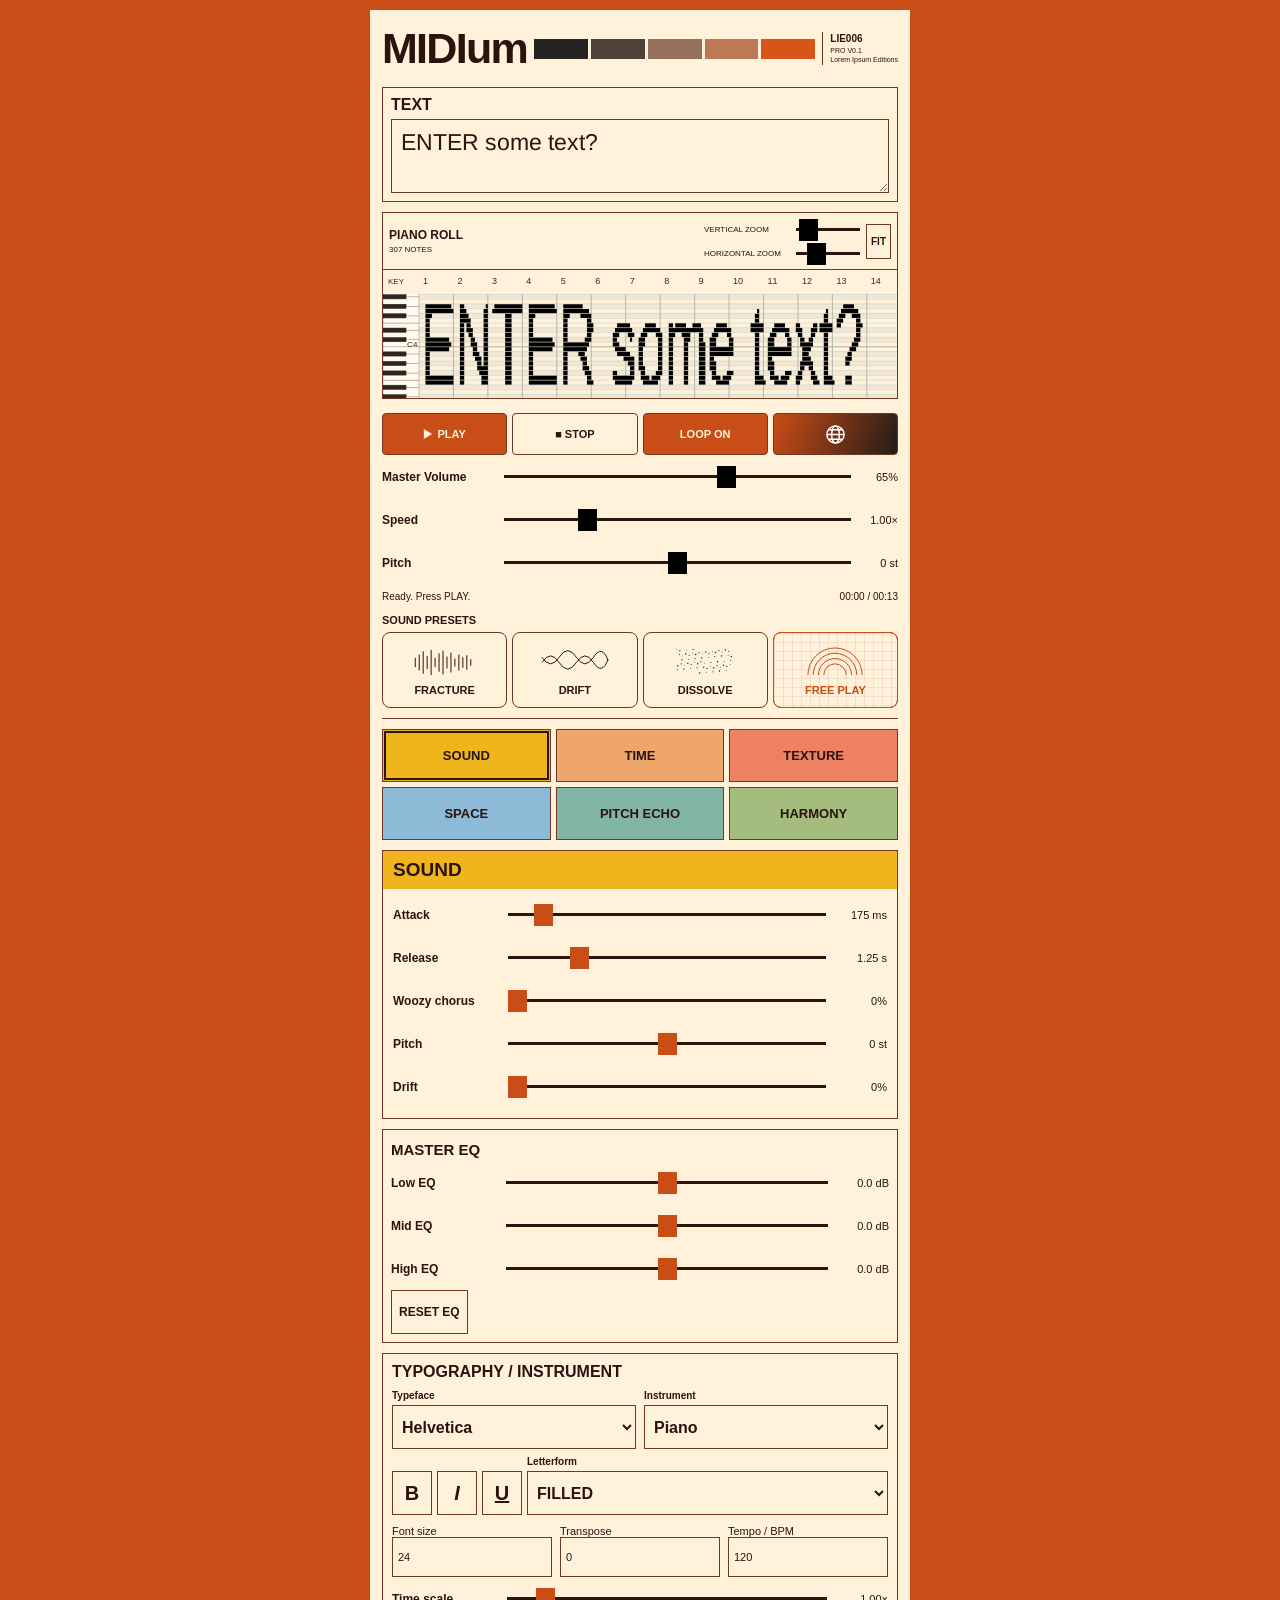
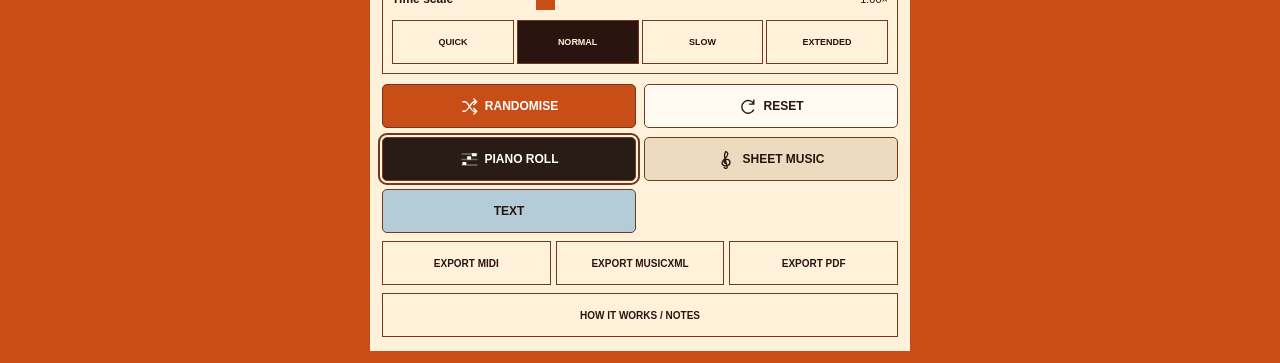
<file: pro-mobile/index.html>
<!DOCTYPE html>

<html lang="en"><head><meta charset="utf-8"/><meta content="width=device-width,initial-scale=1,viewport-fit=cover" name="viewport"/><meta content="#c84d16" name="theme-color"/><title>MIDIum Mobile PRO V0.1 — LIE006</title><link href="mobile.css?v=mobile-v14" rel="stylesheet"/><link href="shared/parity.css?v=aligned-v15-no-recording" rel="stylesheet"/></head><body data-layout="mobile"><main><header><h1>MIDIum</h1><div aria-hidden="true" class="logo-swatches"><i></i><i></i><i></i><i></i><i></i></div><div class="logo-credit"><strong>LIE006</strong><span>PRO V0.1</span><span>Lorem Ipsum Editions</span></div></header><section class="source-panel"><label for="source">TEXT</label><textarea id="source" rows="2" spellcheck="false">ENTER some text?</textarea></section><section class="text-panel" hidden="" id="textView"><div id="textPreview"></div></section><section aria-label="Piano roll" class="roll-panel" id="pianoView"><div class="roll-tools"><div class="roll-title"><strong>PIANO ROLL</strong><span id="count"></span></div><div class="roll-zoom"><label>VERTICAL ZOOM<input aria-label="Vertical zoom" id="verticalZoom" max="8" min="0.5" step="0.1" type="range" value="1"/></label><label>HORIZONTAL ZOOM<input aria-label="Horizontal zoom" id="zoom" max="12" min=".01" step=".01" type="range" value="3"/></label></div><button id="fit">FIT</button></div><div id="rollViewport"><div id="rollSurface"><canvas aria-label="Text-generated notes" id="roll"></canvas><div id="playhead"></div></div></div></section><section aria-label="Sheet music" class="sheet-panel" hidden="" id="sheetView"><div class="sheet-tools"><h2>SHEET MUSIC</h2><button id="sheetFit">FIT</button><button aria-label="Zoom score out" id="sheetOut">−</button><button aria-label="Zoom score in" id="sheetIn">+</button><button aria-label="Previous score page" id="previousPage">←</button><span id="pageCount">0 / 0</span><button aria-label="Next score page" id="nextPage">→</button></div><p id="sheetStatus" role="status"></p><div class="sheet-scroll"><div id="score"></div></div></section><div class="performance"><div class="transport"><div class="transport-segments"><button disabled="" id="play"><svg aria-hidden="true" class="play-icon" viewbox="0 0 12 14"><path d="M1 1v12l10-6z" fill="currentColor"></path></svg><span id="playText">PLAY</span></button><button id="stop">■ STOP</button><button aria-pressed="true" id="loop">LOOP ON</button></div><button aria-controls="colourPicker" aria-expanded="false" aria-label="Global colour and sound" class="globe-colour" id="colourButton" type="button"><svg aria-hidden="true" fill="none" stroke="currentColor" stroke-width="1.5" viewbox="0 0 24 24"><circle cx="12" cy="12" r="9"></circle><ellipse cx="12" cy="12" rx="4" ry="9"></ellipse><path d="M3 12h18M5 7h14M5 17h14"></path></svg></button><input id="noteColour" type="hidden" value="#000000"/><div aria-label="Global colour and sound" hidden="" id="colourPicker" role="dialog"><div aria-label="Saturation and brightness" id="colourField" tabindex="0"><i></i></div><div aria-label="Hue" aria-valuemax="360" aria-valuemin="0" id="colourHue" role="slider" tabindex="0"><i></i></div></div></div><label class="slider" for="volume"><span>Master Volume</span><input id="volume" max="100" min="0" step="1" type="range" value="65"/><output id="volumeValue"></output></label><label class="slider" for="speed"><span>Speed</span><input id="speed" max="4" min="0.125" step="0.025" type="range" value="1"/><output id="speedValue"></output></label><label class="slider" for="performancePitch"><span>Pitch</span><input id="performancePitch" max="12" min="-12" step="0.1" type="range" value="0"/><output id="performancePitchValue"></output></label></div><div class="readout"><span id="status" role="status">Loading…</span><span class="playback-time"><span id="elapsed">00:00</span> / <span id="duration">00:00</span></span></div><section aria-label="Sound presets" class="presets"><h2>SOUND PRESETS</h2><div><button aria-pressed="false" data-preset="fracture"><svg aria-hidden="true" fill="none" stroke="currentColor" stroke-width="1.5" viewbox="0 0 110 56"><path d="M10 21v14"></path><path d="M16 16v24"></path><path d="M22 11v34"></path><path d="M28 18v20"></path><path d="M34 9v38"></path><path d="M40 21v14"></path><path d="M46 14v28"></path><path d="M52 10v36"></path><path d="M58 19v18"></path><path d="M64 13v30"></path><path d="M70 22v12"></path><path d="M76 16v24"></path><path d="M82 20v16"></path><path d="M88 17v22"></path><path d="M94 23v10"></path></svg><span>FRACTURE</span></button><button aria-pressed="false" data-preset="drift"><svg aria-hidden="true" fill="none" stroke="currentColor" stroke-width="1.5" viewbox="0 0 110 56"><path d="M5 28Q18 8 31 28T57 28T83 28T105 23M5 20Q18 40 31 20T57 20T83 20T105 25"></path></svg><span>DRIFT</span></button><button aria-pressed="false" data-preset="dissolve"><svg aria-hidden="true" fill="none" stroke="currentColor" stroke-width="1.5" viewbox="0 0 110 56"><circle cx="12" cy="8" fill="currentColor" r="0.7" stroke="none"></circle><circle cx="49" cy="27" fill="currentColor" r="0.8999999999999999" stroke="none"></circle><circle cx="86" cy="9" fill="currentColor" r="1.1" stroke="none"></circle><circle cx="39" cy="28" fill="currentColor" r="0.7" stroke="none"></circle><circle cx="76" cy="10" fill="currentColor" r="0.8999999999999999" stroke="none"></circle><circle cx="29" cy="29" fill="currentColor" r="1.1" stroke="none"></circle><circle cx="66" cy="11" fill="currentColor" r="0.7" stroke="none"></circle><circle cx="19" cy="30" fill="currentColor" r="0.8999999999999999" stroke="none"></circle><circle cx="56" cy="12" fill="currentColor" r="1.1" stroke="none"></circle><circle cx="93" cy="31" fill="currentColor" r="0.7" stroke="none"></circle><circle cx="46" cy="13" fill="currentColor" r="0.8999999999999999" stroke="none"></circle><circle cx="83" cy="32" fill="currentColor" r="1.1" stroke="none"></circle><circle cx="36" cy="14" fill="currentColor" r="0.7" stroke="none"></circle><circle cx="73" cy="33" fill="currentColor" r="0.8999999999999999" stroke="none"></circle><circle cx="26" cy="15" fill="currentColor" r="1.1" stroke="none"></circle><circle cx="63" cy="34" fill="currentColor" r="0.7" stroke="none"></circle><circle cx="16" cy="16" fill="currentColor" r="0.8999999999999999" stroke="none"></circle><circle cx="53" cy="35" fill="currentColor" r="1.1" stroke="none"></circle><circle cx="90" cy="17" fill="currentColor" r="0.7" stroke="none"></circle><circle cx="43" cy="36" fill="currentColor" r="0.8999999999999999" stroke="none"></circle><circle cx="80" cy="18" fill="currentColor" r="1.1" stroke="none"></circle><circle cx="33" cy="37" fill="currentColor" r="0.7" stroke="none"></circle><circle cx="70" cy="19" fill="currentColor" r="0.8999999999999999" stroke="none"></circle><circle cx="23" cy="38" fill="currentColor" r="1.1" stroke="none"></circle><circle cx="60" cy="20" fill="currentColor" r="0.7" stroke="none"></circle><circle cx="13" cy="39" fill="currentColor" r="0.8999999999999999" stroke="none"></circle><circle cx="50" cy="21" fill="currentColor" r="1.1" stroke="none"></circle><circle cx="87" cy="40" fill="currentColor" r="0.7" stroke="none"></circle><circle cx="40" cy="22" fill="currentColor" r="0.8999999999999999" stroke="none"></circle><circle cx="77" cy="41" fill="currentColor" r="1.1" stroke="none"></circle><circle cx="30" cy="23" fill="currentColor" r="0.7" stroke="none"></circle><circle cx="67" cy="42" fill="currentColor" r="0.8999999999999999" stroke="none"></circle><circle cx="20" cy="24" fill="currentColor" r="1.1" stroke="none"></circle><circle cx="57" cy="43" fill="currentColor" r="0.7" stroke="none"></circle><circle cx="94" cy="25" fill="currentColor" r="0.8999999999999999" stroke="none"></circle><circle cx="47" cy="44" fill="currentColor" r="1.1" stroke="none"></circle><circle cx="84" cy="26" fill="currentColor" r="0.7" stroke="none"></circle><circle cx="37" cy="8" fill="currentColor" r="0.8999999999999999" stroke="none"></circle><circle cx="74" cy="27" fill="currentColor" r="1.1" stroke="none"></circle><circle cx="27" cy="9" fill="currentColor" r="0.7" stroke="none"></circle><circle cx="64" cy="28" fill="currentColor" r="0.8999999999999999" stroke="none"></circle><circle cx="17" cy="10" fill="currentColor" r="1.1" stroke="none"></circle><circle cx="54" cy="29" fill="currentColor" r="0.7" stroke="none"></circle><circle cx="91" cy="11" fill="currentColor" r="0.8999999999999999" stroke="none"></circle><circle cx="44" cy="30" fill="currentColor" r="1.1" stroke="none"></circle><circle cx="81" cy="12" fill="currentColor" r="0.7" stroke="none"></circle><circle cx="34" cy="31" fill="currentColor" r="0.8999999999999999" stroke="none"></circle><circle cx="71" cy="13" fill="currentColor" r="1.1" stroke="none"></circle><circle cx="24" cy="32" fill="currentColor" r="0.7" stroke="none"></circle><circle cx="61" cy="14" fill="currentColor" r="0.8999999999999999" stroke="none"></circle><circle cx="14" cy="33" fill="currentColor" r="1.1" stroke="none"></circle><circle cx="51" cy="15" fill="currentColor" r="0.7" stroke="none"></circle><circle cx="88" cy="34" fill="currentColor" r="0.8999999999999999" stroke="none"></circle><circle cx="41" cy="16" fill="currentColor" r="1.1" stroke="none"></circle><circle cx="78" cy="35" fill="currentColor" r="0.7" stroke="none"></circle><circle cx="31" cy="17" fill="currentColor" r="0.8999999999999999" stroke="none"></circle><circle cx="68" cy="36" fill="currentColor" r="1.1" stroke="none"></circle><circle cx="21" cy="18" fill="currentColor" r="0.7" stroke="none"></circle><circle cx="58" cy="37" fill="currentColor" r="0.8999999999999999" stroke="none"></circle><circle cx="95" cy="19" fill="currentColor" r="1.1" stroke="none"></circle></svg><span>DISSOLVE</span></button><button aria-pressed="true" data-preset="free"><svg aria-hidden="true" fill="none" stroke="currentColor" stroke-width="1.5" viewbox="0 0 110 56"><path d="M14 47a41 41 0 0 1 82 0M22 47a33 33 0 0 1 66 0M30 47a25 25 0 0 1 50 0M38 47a17 17 0 0 1 34 0"></path></svg><span>FREE PLAY</span></button></div></section><nav aria-label="Effects" class="tabs"><button aria-pressed="true" data-effect="sound">SOUND</button><button aria-pressed="false" data-effect="time">TIME</button><button aria-pressed="false" data-effect="texture">TEXTURE</button><button aria-pressed="false" data-effect="space">SPACE</button><button aria-pressed="false" data-effect="echo">PITCH ECHO</button><button aria-pressed="false" data-effect="harmony">HARMONY</button></nav><section class="effect" id="sound"><h2>SOUND</h2><div class="effect-body"><label class="slider" for="attack"><span>Attack</span><input id="attack" max="2" min="0.001" step="0.001" type="range" value="0.175"/><output id="attackValue"></output></label><label class="slider" for="release"><span>Release</span><input id="release" max="6" min="0.01" step="0.01" type="range" value="1.25"/><output id="releaseValue"></output></label><label class="slider" for="chorus"><span>Woozy chorus</span><input id="chorus" max="1" min="0" step="0.01" type="range" value="0"/><output id="chorusValue"></output></label><label class="slider" for="pitch"><span>Pitch</span><input id="pitch" max="12" min="-12" step="0.1" type="range" value="0"/><output id="pitchValue"></output></label><label class="slider" for="drift"><span>Drift</span><input id="drift" max="1" min="0" step="0.01" type="range" value="0"/><output id="driftValue"></output></label></div></section><section class="effect" hidden="" id="time"><h2>TIME</h2><div class="effect-body"><label class="slider" for="reverseTime"><span>Reverse time</span><input id="reverseTime" max="5" min="0.1" step="0.01" type="range" value="0.6"/><output id="reverseTimeValue"></output></label><label class="slider" for="reverse"><span>Reverse mix</span><input id="reverse" max="1" min="0" step="0.01" type="range" value="0"/><output id="reverseValue"></output></label><hr class="control-divider"/><label class="slider" for="delayTime"><span>Delay time</span><input id="delayTime" max="2.5" min="0.01" step="0.01" type="range" value="0.35"/><output id="delayTimeValue"></output></label><label class="slider" for="delayMix"><span>Delay mix</span><input id="delayMix" max="1" min="0" step="0.01" type="range" value="0"/><output id="delayMixValue"></output></label><label class="slider" for="feedback"><span>Delay feedback</span><input id="feedback" max="1" min="0" step="0.01" type="range" value="0.35"/><output id="feedbackValue"></output></label></div></section><section class="effect" hidden="" id="texture"><h2>TEXTURE</h2><div class="effect-body"><label class="slider" for="crush"><span>Crush</span><input id="crush" max="1" min="0" step="0.01" type="range" value="0"/><output id="crushValue"></output></label><label class="slider" for="warmth"><span>Warmth</span><input id="warmth" max="1" min="0" step=".01" type="range" value="0.6"/><output id="warmthValue"></output></label><label class="slider" for="grain"><span>Grain</span><input id="grain" max="1" min="0" step=".01" type="range" value="0.35"/><output id="grainValue"></output></label><label class="slider" for="blend"><span>Blend</span><input id="blend" max="1" min="0" step=".01" type="range" value="1"/><output id="blendValue"></output></label><hr class="control-divider"/><label class="slider" for="glitchAmount"><span>Glitch amount</span><input id="glitchAmount" max="1" min="0" step="0.01" type="range" value="0"/><output id="glitchAmountValue"></output></label><label class="slider" for="glitchRate"><span>Glitch rate</span><input id="glitchRate" max="250" min="5" step="1" type="range" value="25"/><output id="glitchRateValue"></output></label><button aria-pressed="false" id="randomGlitch"><svg aria-hidden="true" fill="none" stroke="currentColor" stroke-width="1.7" viewbox="0 0 24 24"><path d="M3 6h3c5 0 7 12 12 12h3m-4-4 4 4-4 4M3 18h3c2 0 4-3 6-6s4-6 6-6h3m-4-4 4 4-4 4"></path></svg><span id="randomGlitchText">GLITCH RANDOM OFF</span></button><button aria-pressed="false" id="stutter"><span class="stutter-caption"><svg aria-hidden="true" fill="none" stroke="currentColor" stroke-width="1.7" viewbox="0 0 24 24"><path d="M4 10a8 8 0 0 1 14-5l3 3M21 3v5h-5M20 14A8 8 0 0 1 6 19l-3-3M3 21v-5h5"></path></svg><span id="stutterText">HOLD STUTTER · 60 ms</span></span><span class="stutter-direction"><span>FAST</span><span>SLOW</span></span></button></div></section><section class="effect" hidden="" id="space"><h2>SPACE</h2><div class="effect-body"><label class="slider" for="mix"><span>Reverb</span><input id="mix" max="1" min="0" step="0.01" type="range" value="0.18"/><output id="mixValue"></output></label><label class="slider" for="tone"><span>Tone</span><input id="tone" max="1" min="0" step="0.01" type="range" value="0.5"/><output id="toneValue"></output></label><label class="slider" for="length"><span>Length</span><input id="length" max="8" min="0.5" step="0.1" type="range" value="3.4"/><output id="lengthValue"></output></label></div></section><section class="effect" hidden="" id="echo"><h2>PITCH ECHO</h2><div class="effect-body"><label class="slider" for="dry"><span>Dry</span><input id="dry" max="1" min="0" step="0.01" type="range" value="1"/><output id="dryValue"></output></label><label class="slider" for="level"><span>Echo level</span><input id="level" max="1" min="0" step="0.01" type="range" value="0"/><output id="levelValue"></output></label><label class="slider" for="echoDecay"><span>Decay</span><input id="echoDecay" max="1" min="0" step="0.01" type="range" value="0.35"/><output id="echoDecayValue"></output></label><label class="slider" for="density"><span>Density</span><input id="density" max="1" min="0" step="0.01" type="range" value="0"/><output id="densityValue"></output></label><label class="select">Scale<select id="echoScale"><option value="follow">FOLLOW HARMONY</option><option value="pentatonic">PENTATONIC</option><option value="minor">MINOR</option><option value="major">MAJOR</option><option value="chromatic">CHROMATIC</option></select></label><label class="select">Interval<select id="echoInterval"><option value="octaves">OCTAVES</option><option value="fifths">FIFTHS</option><option value="thirds">THIRDS</option><option value="mixed">MIXED</option></select></label><label class="select">Pattern<select id="echoPattern"><option value="updown">UP/DOWN</option><option value="up">UP</option><option value="down">DOWN</option><option value="random">RANDOM</option></select></label><label class="slider" for="echoPitch"><span>Pitch</span><input id="echoPitch" max="12" min="-12" step="1" type="range" value="12"/><output id="echoPitchValue"></output></label><label class="slider" for="echoFeedback"><span>Feedback</span><input id="echoFeedback" max="1" min="0" step="0.01" type="range" value="0.35"/><output id="echoFeedbackValue"></output></label><label class="slider" for="echoWooze"><span>Wooze</span><input id="echoWooze" max="1" min="0" step="0.01" type="range" value="0"/><output id="echoWoozeValue"></output></label><label class="slider" for="echoRandom"><span>Random</span><input id="echoRandom" max="1" min="0" step="0.01" type="range" value="0"/><output id="echoRandomValue"></output></label></div></section><section class="effect" hidden="" id="harmony"><h2>HARMONY</h2><div class="effect-body"><label class="select">Harmony mode<select id="mode"><option value="original">ORIGINAL</option><option value="pentatonic">PENTATONIC</option><option value="minor">MINOR</option><option value="drone">DRONE</option><option value="chromatic">CHROMATIC</option></select></label><label class="slider" for="amount"><span>Harmony amount</span><input id="amount" max="1" min="0" step="0.01" type="range" value="1"/><output id="amountValue"></output></label><label class="slider" for="droneLevel"><span>Drone level</span><input id="droneLevel" max="1" min="0" step="0.01" type="range" value="0.25"/><output id="droneLevelValue"></output></label><label class="slider" for="droneWooze"><span>Drone wooze</span><input id="droneWooze" max="1" min="0" step="0.01" type="range" value="0"/><output id="droneWoozeValue"></output></label><button aria-pressed="false" id="drone">DRONE OFF</button><label class="select">Drone note<select id="droneNote"><option value="auto">AUTO</option><option value="0">C</option><option value="1">C♯</option><option value="2">D</option><option value="3">D♯</option><option value="4">E</option><option value="5">F</option><option value="6">F♯</option><option value="7">G</option><option value="8">G♯</option><option value="9">A</option><option value="10">A♯</option><option value="11">B</option></select></label><label class="select">Octave<select id="octave"><option value="low">LOW</option><option value="mid">MID</option><option value="high">HIGH</option></select></label></div></section><section class="equalizer"><h2>MASTER EQ</h2><label class="slider" for="eqlow"><span>Low EQ</span><input id="eqlow" max="12" min="-12" step="0.5" type="range" value="0"/><output id="eqlowValue"></output></label><label class="slider" for="eqmid"><span>Mid EQ</span><input id="eqmid" max="12" min="-12" step="0.5" type="range" value="0"/><output id="eqmidValue"></output></label><label class="slider" for="eqhigh"><span>High EQ</span><input id="eqhigh" max="12" min="-12" step="0.5" type="range" value="0"/><output id="eqhighValue"></output></label><button id="resetEQ">RESET EQ</button></section><section class="type-panel"><h2>TYPOGRAPHY / INSTRUMENT</h2><div class="type-grid"><label class="select">Typeface<select id="font"><option value="helvetica">Helvetica</option><option value="times">Times New Roman</option><option value="comic">Comic Sans</option></select></label><label class="select">Instrument<select id="instrument"></select></label></div><div class="style-row"><button aria-label="Bold" aria-pressed="false" id="bold"><b>B</b></button><button aria-label="Italic" aria-pressed="false" id="italic"><i>I</i></button><button aria-label="Underline" aria-pressed="false" id="underline"><u>U</u></button><label class="select">Letterform<select id="letterform"><option value="filled">FILLED</option><option value="outline">OUTLINE</option></select></label></div><div class="mapping-controls"><label>Font size<input id="fontSize" max="72" min="12" step="1" type="number" value="24"/></label><label>Transpose<input id="transpose" max="48" min="-48" step="1" type="number" value="0"/></label><label>Tempo / BPM<input id="tempo" max="480" min="20" step="1" type="number" value="120"/></label></div><label class="slider" for="scale"><span>Time scale</span><input id="scale" max="8" min="0.25" step="0.25" type="range" value="1"/><output id="scaleValue"></output></label><div class="scale-presets"><button data-scale="0.25">QUICK</button><button data-scale="1">NORMAL</button><button data-scale="2">SLOW</button><button data-scale="8">EXTENDED</button></div></section><div class="actions"><button id="randomise"><svg aria-hidden="true" fill="none" stroke="currentColor" stroke-width="1.7" viewbox="0 0 24 24"><path d="M3 6h3c5 0 7 12 12 12h3m-4-4 4 4-4 4M3 18h3c2 0 4-3 6-6s4-6 6-6h3m-4-4 4 4-4 4"></path></svg><span>RANDOMISE</span></button><button id="reset"><svg aria-hidden="true" fill="none" stroke="currentColor" stroke-width="1.7" viewbox="0 0 24 24"><path d="M20 9A8 8 0 1 0 20 16M20 3v6h-6"></path></svg><span>RESET</span></button></div><div aria-label="Display view" class="actions view-actions"><button aria-pressed="true" data-view="piano"><svg aria-hidden="true" fill="none" stroke="currentColor" stroke-width="1.7" viewbox="0 0 24 24"><path d="M2 5h20M2 12h20M2 19h20" opacity=".35"></path><path d="M3 17h5M9 10h5M15 6h6" stroke-width="4"></path></svg><span>PIANO ROLL</span></button><button aria-pressed="false" data-view="sheet"><svg aria-hidden="true" fill="none" stroke="currentColor" stroke-width="1.7" viewbox="0 0 24 24"><path d="M13 21c-3-9-5-15-2-19 4 1 3 5-1 9-6 4-4 9 1 9 7 0 7-9 1-8-4 0-4 5 0 5M13 21c0 3-4 3-4 0"></path></svg><span>SHEET MUSIC</span></button><button aria-pressed="false" data-view="text">TEXT</button></div><div class="exports"><button id="midi">EXPORT MIDI</button><button id="musicxml">EXPORT MUSICXML</button><button id="pdf">EXPORT PDF</button></div><button id="about">HOW IT WORKS / NOTES</button><dialog id="help"><button id="closeHelp">CLOSE</button><h2>MIDIum — LIE006</h2><p>Type a phrase, then press PLAY. The letter shapes become MIDI notes. Instrument, effects and live performance controls change the sound without changing exported note data.</p><p>Colour vividness controls intensity; hue controls sound character. Black is clean. Presets load sound settings; individual edits select FREE PLAY without resetting other settings.</p><p>Hold and drag STUTTER horizontally: left is faster, right is slower. STOP fades all sound over 1.5 seconds.</p><p>MIDI and MusicXML retain all generated notes. Dense notation can exceed preview/PDF limits (96 bars or 40,000 noteheads); MIDI and MusicXML remain available. Text limit: 2,000 characters.</p></dialog></main><script src="shared/app.js?v=aligned-v15-no-recording" type="module"></script></body></html>
</file>
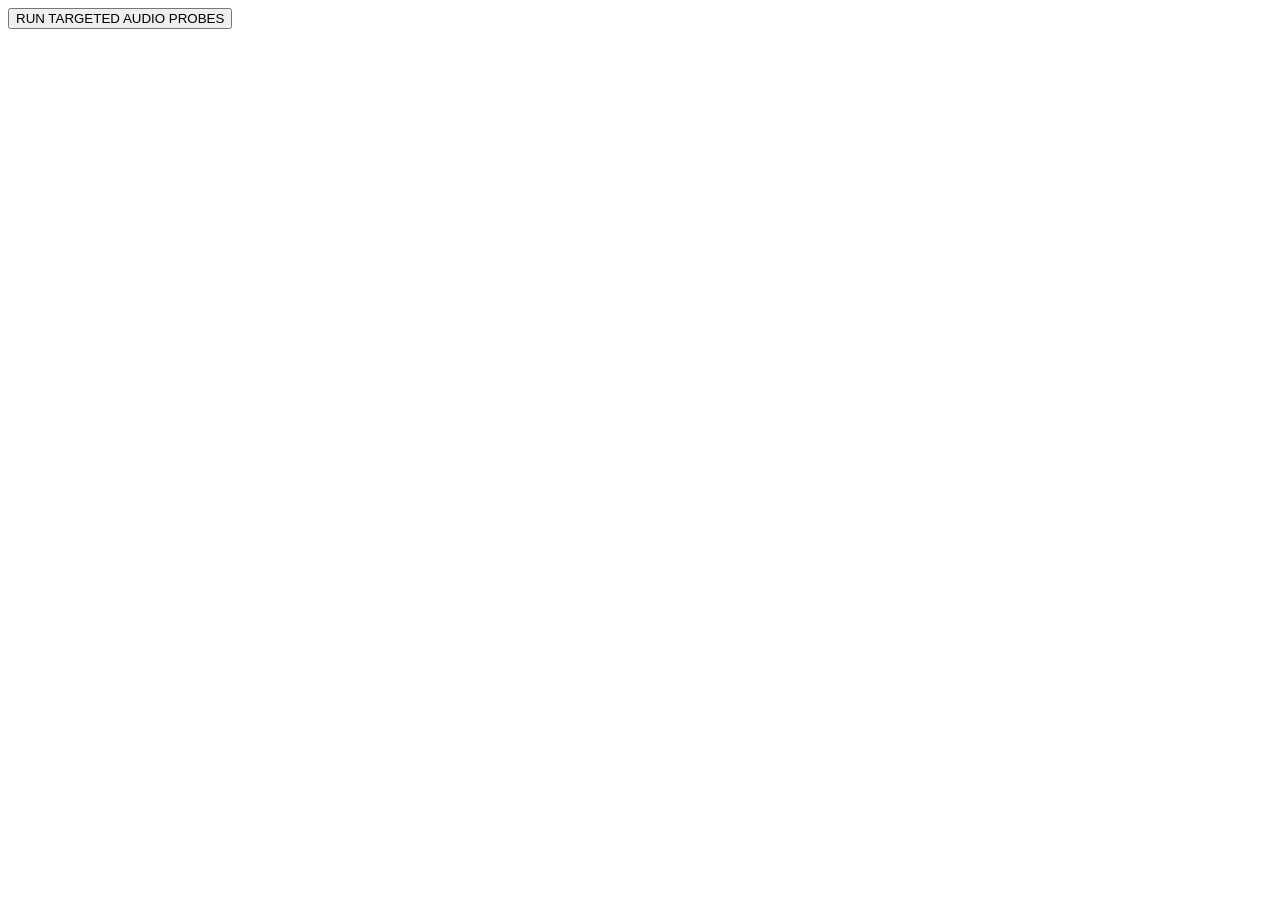
<file: tests/audio-probes.html>
<!doctype html><meta charset="utf-8"><title>MIDIum audio regression probes</title><button id="run">RUN TARGETED AUDIO PROBES</button><pre id="result"></pre><script type="module" src="audio-probes.js"></script>
</file>
<file: style.css>
:root{--paper:#faf7f2;--ink:#111;--line:#222;--note-ink:#d4a900;--preview-bg:#faf7f2;--sound:#e9cf59;--time:#e9ab99;--texture:#e6b8d7;--space:#9abfe4;--echo:#83acc5;--harmony:#83c9bf;--master:#d9de89}*{box-sizing:border-box}html,body{height:100%;overflow:hidden}body{margin:0;padding:12px 18px 8px;background:var(--paper);color:var(--ink);font:12px Helvetica,Arial,sans-serif;display:grid;grid-template-rows:64px minmax(0,1fr) 27px;gap:10px}button,input,select,textarea{font:inherit;color:inherit}button,select,input[type=number],textarea{border:1px solid var(--line);border-radius:0;background:transparent;box-shadow:none}button{cursor:pointer;white-space:nowrap;font-size:10px;font-weight:600;padding:4px 7px;min-height:23px}button:hover{background:#e5e2d9}button.selected,button[aria-pressed=true],button.primary{background:#171312;color:var(--paper)}button:disabled{opacity:.4;cursor:default}button:focus-visible,input:focus-visible,select:focus-visible,textarea:focus-visible{outline:2px solid #0086a5;outline-offset:2px}select{width:100%;min-width:0;height:24px;padding:2px 4px;font-size:11px}input[type=number]{width:100%;min-width:0;height:24px;padding:2px 5px}input[type=range]{appearance:none;-webkit-appearance:none;background:transparent;width:100%;height:18px;min-width:0;margin:0;cursor:pointer}input[type=range]::-webkit-slider-runnable-track{height:2px;background:#111}input[type=range]::-webkit-slider-thumb{appearance:none;-webkit-appearance:none;height:11px;width:11px;background:#111;border:0;border-radius:0;margin-top:-4.5px}input[type=range]::-moz-range-track{height:2px;background:#111}input[type=range]::-moz-range-thumb{height:11px;width:11px;background:#111;border:0;border-radius:0}output{font-size:9px;white-space:nowrap;font-variant-numeric:tabular-nums}.masthead{display:flex;align-items:center;gap:30px;min-width:0}.masthead h1{margin:0;font-size:clamp(40px,4.8vw,68px);line-height:1;font-weight:700;letter-spacing:-3px}.descriptor{border-left:1px solid;padding:10px 0 10px 26px}.descriptor p{margin:0;font-size:clamp(12px,1.65vw,24px);font-weight:500;white-space:nowrap;letter-spacing:-.5px}.imprint{margin-left:auto;align-self:center;font-size:clamp(9px,1.25vw,18px);font-weight:600;white-space:nowrap}main{display:grid;grid-template-columns:clamp(175px,17vw,245px) minmax(0,1fr);gap:16px;min-height:0}.controls{border:1px solid;padding:12px;display:flex;flex-direction:column;gap:10px;min-height:0}.source-group h2{font-size:13px;margin:0 0 5px;line-height:1}.source-group:first-child h2{font-size:16px}#charCount{float:right;font-size:8px;font-weight:400;line-height:16px}textarea{width:100%;height:76px;resize:none;padding:7px;font-size:19px;line-height:1.15;font-weight:400}.field{display:grid;grid-template-columns:1fr;gap:3px;margin-bottom:7px}.field label,.field>span{font-size:11px;font-weight:700}.field:has(.style-buttons){display:block}.field:has(.style-buttons)>span{display:none}.style-buttons{display:flex;gap:9px;margin-top:6px}.style-buttons button{flex:1;font-size:17px;padding:2px}#fontInfo{display:block;font-size:8px;margin:-4px 0 5px;line-height:1.2;color:#555}.controls nav{display:grid;gap:6px;margin-top:auto;border-top:1px solid;padding-top:10px}.controls nav button{font-size:13px;min-height:30px}.controls nav button[data-view=text]{background:#a7b8e6}.controls nav button[data-view=score]{background:var(--time)}.controls nav button.selected{background:#171312;color:white}.duration-controls{display:grid;grid-template-columns:auto 1fr;gap:4px;align-items:center}.eyebrow{font-size:8px}.fine-scale{display:flex;gap:4px;min-width:0;align-items:center}.presets{display:flex;grid-column:1/-1;grid-row:2;gap:3px}.presets button{flex:1;min-width:0;padding:2px;font-size:7px;min-height:18px}.workspace{display:grid;grid-template-rows:15px minmax(92px,17vh) 43px minmax(0,1fr);gap:7px;min-width:0;min-height:0}.display-heading{display:flex;justify-content:space-between;gap:10px;min-width:0;font-size:9px;line-height:15px}#status{overflow:hidden;white-space:nowrap;text-overflow:ellipsis;color:#555}#status.error{color:#a22418}#noteCount{white-space:nowrap;font-size:9px}.display-frame{min-height:0;min-width:0;border:1px solid;overflow:hidden}.view{height:100%;display:flex;flex-direction:column;min-height:0;overflow:hidden}.roll-toolbar,.score-toolbar{display:flex;align-items:center;gap:9px;height:24px;flex:none;padding:2px 7px;font-size:8px;border-bottom:1px solid #bbb}.roll-toolbar label{display:flex;align-items:center;gap:5px;margin-left:auto}.roll-toolbar input{width:100px}.roll-toolbar button,.score-toolbar button{font-size:8px;min-height:19px;padding:1px 6px}#rollViewport{flex:1;min-height:0;overflow:auto;position:relative;overscroll-behavior:contain}#rollSurface{position:relative;min-height:100%}#roll{position:sticky;left:0;display:block}#playhead{display:none;pointer-events:none}.roll-caption,.view-caption{display:none}#textPreview{white-space:pre-wrap;overflow-wrap:anywhere;font-size:32px;padding:10px;overflow:auto;color:var(--note-ink)}.transport{border:1px solid;display:flex;align-items:center;gap:14px;padding:5px 10px;min-width:0}.transport-buttons{display:flex;gap:6px}.transport-buttons button{min-height:28px}.transport-speed{display:flex;gap:9px;align-items:center;font-size:10px;font-weight:700;flex:1;max-width:200px}.transport-speed input{flex:1;min-width:35px}.time{margin-left:auto;display:flex;gap:5px;align-items:baseline;font-size:12px;font-variant-numeric:tabular-nums;white-space:nowrap}.time strong{font-size:16px}.tempo-label{display:flex;align-items:center;gap:6px;font-size:9px;order:0}.tempo-label div{display:flex;align-items:center;gap:4px}.tempo-label input{width:55px;font-weight:700}.sound-panel{display:grid;grid-template-columns:repeat(4,minmax(0,1fr));grid-template-rows:1fr 1.12fr;gap:10px;min-height:0}.effect-group{border:1px solid;min-width:0;min-height:0;display:flex;flex-direction:column}.effect-group h2{font-size:18px;letter-spacing:-.5px;margin:0;padding:6px 10px;line-height:1.1;background:var(--group)}.sound{--group:var(--sound)}.time.effect-group{--group:var(--time);margin:0;display:flex;align-items:stretch;font-size:inherit;white-space:normal}.texture{--group:var(--texture)}.space{--group:var(--space)}.pitch-echo{--group:var(--echo);grid-column:span 2}.harmony{--group:var(--harmony)}.master{--group:var(--master)}.effect-grid{display:grid;align-content:space-evenly;gap:3px;padding:7px 10px;flex:1;min-height:0;min-width:0}.sound-field{display:grid;grid-template-columns:minmax(65px,.95fr) minmax(30px,1fr);grid-template-rows:auto auto;column-gap:8px;align-items:center;min-width:0}.sound-field label{font-size:11px;text-transform:none;grid-row:1/3;line-height:1.05}.sound-field input{grid-column:2;grid-row:1}.sound-field output{grid-column:2;grid-row:2;text-align:right;font-size:8px;line-height:1}.effect-grid>label{display:grid;gap:2px;font-size:9px;min-width:0}.effect-grid>button{justify-self:stretch}.effect-grid datalist{display:none}.pitch-echo .effect-grid{grid-template-columns:repeat(3,minmax(0,1fr));gap:6px 12px}.pitch-echo .effect-grid>label{font-weight:600}.pitch-echo .sound-field{grid-template-columns:minmax(45px,.8fr) minmax(35px,1fr)}.pitch-echo select{font-size:9px}.drone-controls{display:grid;grid-template-columns:1fr 1fr;gap:4px 7px;border-top:1px solid #aaa;padding-top:5px;min-width:0}.drone-controls strong{display:none}.drone-controls>button{grid-column:1/-1;font-size:9px}.drone-controls>label{display:flex;align-items:center;gap:4px;font-size:8px;min-width:0}.drone-controls select{height:21px;font-size:9px}.drone-controls .sound-field{grid-template-columns:1fr}.drone-controls .sound-field label{grid-row:1;grid-column:1;font-size:9px}.drone-controls .sound-field output{grid-row:1;grid-column:1}.drone-controls .sound-field input{grid-row:2;grid-column:1}.harmony .effect-grid{gap:5px}.harmony-mode{display:flex!important;align-items:center;gap:6px!important}.harmony-mode select{flex:1}.harmony .sound-field label{font-size:10px}#stutter{touch-action:none;user-select:none}footer{display:flex;align-items:center;justify-content:space-between;gap:10px;border-top:1px solid;padding-top:4px}footer button{border:0;font-size:9px;padding:2px 5px;min-height:19px}.exports{display:flex;gap:8px}#score{position:fixed;left:-10000px;top:0;width:880px;margin:0;visibility:hidden;pointer-events:none;background:white}#score svg{background:white;border:0}.page-navigation{display:flex;align-items:center;gap:4px}#pageCount{min-width:60px;text-align:center;font-size:8px}.score-zoom{display:flex;align-items:center;gap:4px;margin-left:auto}.score-zoom input{width:75px}#scoreZoomValue{min-width:35px;font-size:8px}#scoreScroll{position:relative;flex:1;min-height:0;overflow:auto;background:#e5e3dd;overscroll-behavior:contain}#scoreStage{position:relative;min-width:100%;min-height:100%}#scoreSheet{position:absolute;background:white;color:black;border:1px solid #aaa;overflow:hidden}#pageContents{position:absolute;inset:2.4% 3.4% 5.5%;color:black;background:white}#pageContents svg{display:block;background:white}.sheet-footer{position:absolute;left:3.7%;right:3.7%;bottom:1.8%;display:flex;justify-content:space-between;white-space:nowrap;color:black}#scoreEmpty{position:absolute;left:12px;right:12px;top:20%;text-align:center;font-size:11px}#scoreStatus{font-size:8px;padding:2px 7px;border-top:1px solid #aaa}dialog{max-width:600px;max-height:85vh;overflow:auto;background:var(--paper);border:1px solid;padding:25px;line-height:1.5}dialog::backdrop{background:#0007}.close{float:right}.sr-only{position:absolute;width:1px;height:1px;overflow:hidden;clip-path:inset(50%)}[hidden]{display:none!important}
@media(min-height:800px){body{padding:16px 22px 10px;grid-template-rows:72px minmax(0,1fr) 30px;gap:12px}.controls{padding:16px;gap:14px}.field{margin-bottom:10px}.field label{font-size:13px}.controls select,.controls input[type=number]{height:29px;font-size:14px}textarea{height:95px;font-size:23px}.controls nav button{min-height:40px;font-size:16px}.effect-group h2{font-size:23px;padding:8px 13px}.effect-grid{padding:10px 14px;gap:6px}.sound-field label{font-size:13px}.sound-field output{font-size:9px}.workspace{grid-template-rows:16px minmax(100px,18vh) 54px minmax(0,1fr);gap:10px}.sound-panel{gap:14px}.transport-buttons button{min-height:34px;font-size:12px}.transport-speed{font-size:12px}.effect-grid select{height:27px;font-size:11px}}
@media(max-width:1100px){body{padding:9px 12px;gap:7px}.masthead{gap:16px}.descriptor{padding-left:16px}.imprint{max-width:150px;white-space:normal;text-align:right}main{gap:10px;grid-template-columns:170px minmax(0,1fr)}.controls{padding:9px}.effect-grid{padding:6px;gap:3px}.effect-group h2{font-size:16px;padding:6px}.sound-field{column-gap:4px;grid-template-columns:minmax(59px,1fr) minmax(25px,.8fr)}.sound-field label{font-size:9px}.pitch-echo .effect-grid{gap:4px 7px}.sound-panel{gap:7px}.transport{gap:8px;padding:4px 6px}.transport-speed{max-width:125px}.transport-buttons button{padding:4px 5px;font-size:9px}.harmony-mode{font-size:8px!important}}
@media(max-height:690px){body{grid-template-rows:51px minmax(0,1fr) 24px;gap:6px;padding-top:8px}.masthead h1{font-size:49px}.controls{gap:7px;padding:9px}textarea{height:58px;font-size:17px}.field{margin-bottom:5px}.controls nav{padding-top:6px;gap:4px}.controls nav button{min-height:26px;font-size:11px}.effect-group h2{font-size:16px;padding:5px 8px}.sound-field label{font-size:10px}.effect-grid{padding:5px 8px;gap:2px}.workspace{grid-template-rows:14px minmax(88px,16vh) 37px minmax(0,1fr);gap:5px}.sound-panel{gap:7px}.transport-buttons button{min-height:25px}.drone-controls{gap:3px}.drone-controls>button{min-height:20px}.harmony .effect-grid{gap:3px}.effect-grid select{height:21px}.effect-grid>label{font-size:8px}.pitch-echo .effect-grid{gap:3px 9px}.sound-field output{font-size:7px}.time strong{font-size:14px}}
/* Six SPACE controls stay inside their panel at short desktop heights. */
.space .sound-field{grid-template-columns:minmax(60px,.9fr) minmax(25px,1fr) 30px;grid-template-rows:1fr;gap:5px;min-height:18px}.space .sound-field label{grid-column:1;grid-row:1;font-size:10px}.space .sound-field input{grid-column:2;grid-row:1}.space .sound-field output{grid-column:3;grid-row:1}.transport .time{order:2}.tempo-label{margin-left:auto}.transport .time{margin-left:0}
@media(max-height:690px){.controls{gap:6px}.controls textarea{height:52px}.controls nav{padding-top:5px}.space .sound-field label{font-size:9px}.space .sound-field output{font-size:7px}}
.texture .sound-field{grid-template-columns:minmax(65px,1fr) minmax(25px,1fr) 27px;grid-template-rows:1fr;gap:4px}.texture .sound-field label{grid-row:1;grid-column:1;font-size:10px}.texture .sound-field input{grid-row:1;grid-column:2}.texture .sound-field output{grid-row:1;grid-column:3;font-size:8px}
@media(min-height:691px) and (max-height:950px){.controls{padding:12px;gap:8px}.controls textarea{height:70px;font-size:20px}.controls .field{margin-bottom:7px}.controls .field label{font-size:11px}.controls select,.controls input[type=number]{height:25px;font-size:12px}.controls nav button{min-height:30px;font-size:13px}}
@media(max-height:620px){body{grid-template-rows:42px minmax(0,1fr) 22px;gap:5px;padding:6px 12px}.masthead h1{font-size:40px}.descriptor{padding-top:6px;padding-bottom:6px}.controls{gap:5px;padding:7px}.controls textarea{height:42px;font-size:16px}.controls .field{margin-bottom:4px;gap:2px}.controls select,.controls input[type=number]{height:21px;font-size:10px}.source-group h2{font-size:11px}.source-group:first-child h2{font-size:13px}.style-buttons{margin-top:3px}.style-buttons button{font-size:14px;min-height:21px}.controls nav button{min-height:23px;font-size:10px}.workspace{grid-template-rows:12px 15vh 34px minmax(0,1fr);gap:4px}.effect-group h2{font-size:14px;padding:4px 6px}.effect-grid{padding:4px 6px;gap:2px}.sound-field input{height:14px}.sound-field label{font-size:9px}.harmony .sound-field label{font-size:8px}.drone-controls{padding-top:3px}.effect-grid select{font-size:9px;height:20px}.harmony-mode{font-size:8px!important}.drone-controls .sound-field input{height:12px}.effect-grid button{min-height:20px;font-size:8px}.texture .sound-field label,.space .sound-field label{font-size:8px}.display-heading{font-size:8px;line-height:12px}}
/* Approved MK2 palette: presentation only. */
:root{--paper:#faf5ed;--ink:#531728;--line:#80575b;--note-ink:#0399b2;--preview-bg:#faf5ed;--sound:#e9b345;--time:#e58c50;--texture:#b74630;--space:#83b5a8;--echo:#206b85;--harmony:#9ab79b;--master:#203f51}
.descriptor p{font-size:12px;font-weight:400;letter-spacing:0}.descriptor{padding-top:10px;padding-bottom:10px}
input[type=range]::-webkit-slider-runnable-track{background:var(--ink)}input[type=range]::-webkit-slider-thumb{background:var(--ink)}input[type=range]::-moz-range-track{background:var(--ink)}input[type=range]::-moz-range-thumb{background:var(--ink)}
button.selected,button[aria-pressed=true],button.primary{background:#70434a;color:var(--paper)}button:hover{background:#eadecf}#fontInfo,#status{color:var(--ink)}
.texture h2,.pitch-echo h2,.master h2{color:#fffaf4}
.controls nav button[data-view=text]{background:#cf7136;color:#fffaf4}.controls nav button[data-view=roll]{background:#205b78;color:#fffaf4}.controls nav button[data-view=score]{background:var(--harmony);color:var(--ink)}.controls nav button.selected{outline:2px solid var(--ink);outline-offset:-3px}
.effect-grid .sound-field{grid-template-columns:max-content minmax(28px,1fr) 38px;grid-template-rows:1fr;column-gap:6px;min-height:18px}.effect-grid .sound-field label{grid-column:1;grid-row:1}.effect-grid .sound-field input{grid-column:2;grid-row:1}.effect-grid .sound-field output{grid-column:3;grid-row:1;text-align:right;font-size:9px}
.pitch-echo .effect-grid .sound-field{grid-template-columns:max-content minmax(30px,1fr);grid-template-rows:auto auto;column-gap:5px}.pitch-echo .effect-grid .sound-field output{grid-column:2;grid-row:2;font-size:9px}
.drone-controls .sound-field{grid-template-columns:max-content minmax(24px,1fr);grid-template-rows:auto auto}.drone-controls .sound-field label{grid-column:1;grid-row:1}.drone-controls .sound-field output{grid-column:2;grid-row:2;font-size:8px}.drone-controls .sound-field input{grid-column:2;grid-row:1}
@media(max-width:1100px){.effect-grid .sound-field{column-gap:4px;grid-template-columns:max-content minmax(22px,1fr) 32px}.effect-grid .sound-field output{font-size:8px}.pitch-echo .effect-grid .sound-field{grid-template-columns:max-content minmax(24px,1fr)}.drone-controls .sound-field{grid-template-columns:max-content minmax(24px,1fr)}}
</file>
<file: shared/parity.css>
.mapping-controls{display:grid;grid-template-columns:repeat(3,minmax(0,1fr));gap:8px;margin-top:10px}.mapping-controls label{font-size:11px}.mapping-controls input{width:100%;min-height:40px;padding:5px}.equalizer{border:1px solid var(--line);padding:8px;margin-bottom:10px}.equalizer h2{font-size:15px;padding:3px 0}.scale-presets{display:flex;gap:3px}.scale-presets button{flex:1;min-width:0;font-size:9px;padding:3px}.exports{display:flex;gap:5px;margin-top:8px}.exports button{flex:1;font-size:10px}.text-panel{border:1px solid var(--line);padding:10px;max-height:260px;overflow:auto}#textPreview{white-space:pre-wrap;overflow-wrap:anywhere;font-size:28px}[hidden]{display:none!important}
body[data-layout=desktop]{height:100dvh;overflow:auto;min-width:900px}body[data-layout=desktop] main{min-height:0}body[data-layout=desktop] .workspace{grid-template-rows:14px minmax(108px,17vh) 70px 48px minmax(340px,1fr)!important;gap:7px!important}body[data-layout=desktop] .display-frame{min-height:0;overflow:hidden}body[data-layout=desktop] .roll-panel,body[data-layout=desktop] .sheet-panel{height:100%;min-height:0;display:flex;flex-direction:column}body[data-layout=desktop] .roll-tools,body[data-layout=desktop] .sheet-tools{display:flex;align-items:center;gap:10px;padding:3px 8px;border-bottom:1px solid var(--line);min-height:30px}body[data-layout=desktop] .roll-title{margin-right:auto;font-size:11px}body[data-layout=desktop] .roll-title #count{display:none}body[data-layout=desktop] .roll-zoom{display:flex;gap:10px}body[data-layout=desktop] .roll-zoom label{display:flex;align-items:center;gap:4px;font-size:8px}body[data-layout=desktop] .roll-zoom input{width:75px}body[data-layout=desktop] .roll-tools button,body[data-layout=desktop] .sheet-tools button{min-height:24px;padding:3px 7px}body[data-layout=desktop] .sheet-tools h2{font-size:12px;margin:0}body[data-layout=desktop] .sheet-scroll{overflow:auto;background:#e5e3dd;flex:1;min-height:0!important;height:auto!important}body[data-layout=desktop] .sheet-scroll #score{position:relative;left:auto;top:auto;visibility:visible;pointer-events:auto;margin:10px auto;color:black}body[data-layout=desktop] .score-page{background:white;border:1px solid #bbb;margin:0 auto 12px;width:100%;min-height:0}body[data-layout=desktop] .score-page svg{width:100%;height:auto;display:block}body[data-layout=desktop] .score-brand{text-align:center;color:black;padding:16px 20px 2px}body[data-layout=desktop] .composition-title{display:block;overflow-wrap:anywhere;font-size:clamp(12px,2vw,26px)}body[data-layout=desktop] .score-brand small{display:block;font-size:9px;margin-top:6px}body[data-layout=desktop] .sheet-tools+p{font-size:9px;margin:3px 8px}body[data-layout=desktop] #rollViewport{flex:1;min-height:0;height:auto}body[data-layout=desktop] #roll{top:0}body[data-layout=desktop] .performance{display:grid;grid-template-columns:repeat(3,minmax(0,1fr));gap:3px 12px;border:1px solid var(--line);padding:4px 8px}body[data-layout=desktop] .performance .transport{grid-column:1/-1;display:flex;gap:6px;border:0;padding:0;position:relative}body[data-layout=desktop] .transport-segments{display:flex;gap:4px}body[data-layout=desktop] .transport-segments button{min-width:64px}body[data-layout=desktop] .play-icon{width:9px;height:11px;margin-right:6px}body[data-layout=desktop] #colourButton{background:linear-gradient(100deg,#c84d16,#29140f);color:white;width:55px}body[data-layout=desktop] #colourButton svg{width:18px;height:18px;vertical-align:middle}body[data-layout=desktop] .transport .tempo-label{margin-left:auto}body[data-layout=desktop] .performance .slider{min-height:20px}body[data-layout=desktop] .slider{display:grid;grid-template-columns:max-content minmax(20px,1fr) 42px;align-items:center;gap:6px;font-size:10px;font-weight:600;min-width:0}body[data-layout=desktop] .slider input{width:100%;min-width:0}body[data-layout=desktop] .slider output{font-size:9px;text-align:right;font-weight:400}body[data-layout=desktop] .presets{margin:0;display:flex;gap:10px;align-items:center}body[data-layout=desktop] .presets h2{font-size:10px;max-width:65px;margin:0}body[data-layout=desktop] .presets>div{display:grid;grid-template-columns:repeat(4,1fr);gap:6px;flex:1}body[data-layout=desktop] .presets button{display:flex;align-items:center;justify-content:center;gap:8px;min-height:40px;border-radius:5px;background:var(--paper);color:var(--ink)}body[data-layout=desktop] .presets svg{width:44px;height:28px}body[data-layout=desktop] .presets [aria-pressed=true]{background:#c6bfb1;border-color:var(--ink)}body[data-layout=desktop] .presets [data-preset=free]{background-color:var(--paper);background-image:linear-gradient(#b4844e16 1px,transparent 1px),linear-gradient(90deg,#b4844e16 1px,transparent 1px);background-size:8px 8px}body[data-layout=desktop] .presets [data-preset=free][aria-pressed=true]{color:#c84d16;border-color:#c84d16}body[data-layout=desktop] .effect-body{display:grid;align-content:space-evenly;gap:3px;padding:6px 9px;flex:1;min-height:0}body[data-layout=desktop] .effect-body .select{display:flex;align-items:center;gap:6px;font-size:10px;margin:0;min-width:0}body[data-layout=desktop] .effect-body select{flex:1;min-width:0}body[data-layout=desktop] .effect-body button{min-height:23px;font-size:9px;padding:3px}body[data-layout=desktop] .effect-body button svg{width:13px;height:13px;vertical-align:middle;margin-right:4px}body[data-layout=desktop] .control-divider{border:0;border-top:1px solid var(--line);width:100%;margin:3px 0}body[data-layout=desktop] .pitch-echo .effect-body{grid-template-columns:repeat(3,minmax(0,1fr));gap:4px 8px}body[data-layout=desktop] .pitch-echo .slider{grid-template-columns:max-content minmax(25px,1fr);grid-template-rows:auto auto}body[data-layout=desktop] .pitch-echo .slider output{grid-column:2}body[data-layout=desktop] .pitch-echo .select{flex-direction:column;align-items:stretch;gap:2px}body[data-layout=desktop] .master{padding:0}body[data-layout=desktop] .master>.slider{margin:5px 9px}body[data-layout=desktop] .master>#resetEQ{margin:4px 9px}body[data-layout=desktop] .stutter-caption{display:flex;justify-content:center;align-items:center}body[data-layout=desktop] .stutter-direction{display:flex;justify-content:space-between;font-size:7px}body[data-layout=desktop] .controls .actions{display:flex;gap:4px}body[data-layout=desktop] .controls .actions button{flex:1;font-size:10px;padding:3px}body[data-layout=desktop] #randomGlitch{background:#d4a18b}body[data-layout=desktop] #randomGlitch[aria-pressed=true]{background:#bc846e;color:#29140f}body[data-layout=desktop] #stutter{background:linear-gradient(90deg,#c0d6c7,#e8cda7,#e38b73);color:#29140f;touch-action:none;user-select:none}body[data-layout=desktop] #colourPicker{position:absolute;z-index:30;top:100%;right:0;width:min(290px,85vw);padding:12px;background:#fff1da;border:1px solid #713822;border-radius:4px}body[data-layout=desktop] #colourField{height:240px;position:relative;touch-action:none;background:linear-gradient(to top,#000,transparent),linear-gradient(to right,#fff,transparent),var(--hue,#f00)}body[data-layout=desktop] #colourHue{height:28px;margin-top:12px;position:relative;touch-action:none;background:linear-gradient(to right,#f00,#ff0,#0f0,#0ff,#00f,#f0f,#f00)}body[data-layout=desktop] #colourField i,body[data-layout=desktop] #colourHue i{position:absolute;width:16px;height:16px;border:2px solid white;border-radius:50%;outline:1px solid #444;transform:translate(-50%,-50%);pointer-events:none}body[data-layout=desktop] #colourHue i{top:50%}body[data-layout=desktop] footer .exports{margin:0}body[data-layout=desktop] .controls{overflow:auto}body[data-layout=desktop] .sound-panel{grid-template-rows:1fr 1fr!important}
@media(max-height:800px){body[data-layout=desktop] .workspace{grid-template-rows:12px 108px 64px 42px minmax(306px,1fr)!important;gap:5px!important}body[data-layout=desktop] .effect-body{padding:4px 6px;gap:2px}body[data-layout=desktop] .effect-body .slider{font-size:9px}body[data-layout=desktop] .effect-body button{min-height:20px}body[data-layout=desktop] .effect-group h2{font-size:17px!important;padding:4px 8px!important}body[data-layout=desktop] .presets button{min-height:35px!important}}

body[data-layout=desktop] .workspace{grid-template-rows:12px minmax(108px,15vh) 64px 42px minmax(410px,1fr)!important}
body[data-layout=desktop] .workspace>.presets{grid-row:auto;grid-column:auto}
body[data-layout=desktop] .effect-body{align-content:space-evenly;gap:2px;padding:4px 8px}
body[data-layout=desktop] .effect-body input[type=range]{height:18px}
body[data-layout=desktop] .effect-body select{height:23px;min-height:23px;font-size:10px;padding:2px 4px}
body[data-layout=desktop] .effect-group h2{font-size:20px;padding:6px 10px}
body[data-layout=desktop] .controls .actions button{display:flex;align-items:center;justify-content:center;gap:4px;min-height:30px;font-size:9px}
body[data-layout=desktop] .controls .actions svg{width:15px;height:15px}
body[data-layout=desktop] .duration-controls{display:block}
body[data-layout=desktop] .duration-controls .fine-scale{display:flex;align-items:center;gap:6px}
body[data-layout=desktop] .duration-controls .fine-scale input{width:100%}
body[data-layout=desktop] .controls nav [data-view=piano]{background:#205b78;color:white}
body[data-layout=desktop] .controls nav [data-view=sheet]{background:var(--harmony);color:var(--ink)}
body[data-layout=desktop] .controls nav [aria-pressed=true]{outline:2px solid var(--ink);outline-offset:-3px}
body[data-layout=desktop] .workspace{min-height:740px}
body[data-layout=desktop] .presets button{font-size:10px}
body[data-layout=desktop] #texture .effect-body{gap:1px;padding:3px 8px}
body[data-layout=desktop] #texture .slider input{height:16px}
body[data-layout=desktop] #texture .effect-body button{min-height:20px;padding:2px}
body[data-layout=desktop] #texture .control-divider{margin:2px 0}
body[data-layout=mobile] .sheet-tools{flex-wrap:wrap}
body[data-layout=mobile] .sheet-tools #pageCount{font-size:10px}
body[data-layout=mobile] dialog{max-width:92vw;max-height:85vh;overflow:auto;background:var(--cream);border:1px solid var(--line);font-size:14px;line-height:1.5}
body[data-layout=mobile] #about{width:100%;margin-top:8px;font-size:10px}

@media(min-height:700px) and (max-height:800px){body[data-layout=desktop] .workspace{min-height:0;grid-template-rows:12px 94px 60px 36px minmax(0,1fr)!important}body[data-layout=desktop] .effect-body{gap:1px}body[data-layout=desktop] .effect-body select{height:21px;min-height:21px}body[data-layout=desktop] .effect-body .slider{min-height:17px}body[data-layout=desktop] .effect-body button{min-height:19px}}
@media(max-height:699px){html:has(body[data-layout=desktop]){overflow:auto}body[data-layout=desktop]{height:auto;min-height:100dvh;grid-template-rows:51px auto 27px}body[data-layout=desktop] main{min-height:740px}}

@media(min-height:700px) and (max-height:800px){body[data-layout=desktop] #texture .slider{min-height:15px}body[data-layout=desktop] #texture .effect-body{padding:2px 8px}}
</file>
<file: mobile/mobile.css>
:root{font-family:Helvetica,Arial,sans-serif;color:#29140f;background:#c84d16;color-scheme:light;--cream:#fff1da;--line:#713822;--sound:#efb51d;--time:#efa66c;--texture:#ee8064;--space:#8dbbd7;--echo:#83b5a6;--harmony:#a4bc7e}*{box-sizing:border-box}body{margin:0;padding:10px 8px max(12px,env(safe-area-inset-bottom))}main{max-width:540px;margin:auto;background:var(--cream);padding:14px 12px}header{display:flex;align-items:center;gap:12px;margin-bottom:14px}h1{font-size:clamp(35px,9vw,52px);letter-spacing:-2px;line-height:1;margin:0}header div{flex:1}header p{font-size:11px;margin:0 0 5px}small{font-size:10px}header small{font-weight:700}button,select,textarea,input[type=number]{font:inherit;color:inherit;background:var(--cream);border:1px solid var(--line);border-radius:0;box-shadow:none}button{min-height:44px;padding:7px;font-size:12px;font-weight:700;cursor:pointer;user-select:none;-webkit-user-select:none}button[aria-pressed=true]{background:#29140f;color:var(--cream)}button:disabled{opacity:.5}button:focus-visible,input:focus-visible,select:focus-visible,textarea:focus-visible{outline:2px solid #29140f;outline-offset:2px}.source-panel,.roll-panel,.effect,.type-panel{border:1px solid var(--line);margin-bottom:10px}.source-panel{padding:8px}.source-panel>label{display:block;font-weight:700;margin-bottom:5px}textarea{display:block;width:100%;font-size:23px;font-weight:700;padding:9px;min-height:70px;max-height:160px;resize:vertical}.roll-tools{display:flex;align-items:center;gap:5px;padding:0 6px;border-bottom:1px solid var(--line);font-size:9px}.roll-tools strong{font-size:12px}.roll-tools>span{margin-right:auto}.roll-tools button{min-height:30px;font-size:10px;padding:3px}.roll-tools label{display:flex;align-items:center;font-size:9px;gap:3px}.roll-tools input{width:42px!important}#rollViewport{height:116px;overflow:auto;overscroll-behavior-x:contain}#rollSurface{position:relative;min-height:100%}#roll{position:sticky;left:0;display:block}#playhead{display:none}.performance{position:sticky;top:0;z-index:5;background:var(--cream);padding:4px 0}.transport{display:grid;grid-template-columns:1fr 1fr 1.1fr 1fr;gap:5px}.transport button{font-size:12px;padding:5px 2px}#play,#loop[aria-pressed=true]{background:#c84d16;color:#fff1da}.tempo{display:flex;align-items:center;gap:3px;font-size:9px}.tempo input{width:100%;min-width:0;font-size:16px;min-height:44px;padding:3px}.slider{display:grid;grid-template-columns:108px minmax(40px,1fr) 54px;align-items:center;gap:7px;min-height:43px;font-size:12px;font-weight:700}.slider output{text-align:right;font-size:11px;font-weight:400}.performance>.slider{grid-template-columns:115px minmax(40px,1fr) 40px}.readout{display:flex;justify-content:space-between;gap:10px;font-size:10px;min-height:23px;padding:3px 0}.error{color:#a00000}.tabs{display:grid;grid-template-columns:repeat(3,minmax(0,1fr));gap:5px;margin-bottom:10px}.tabs button{min-height:53px;font-size:13px;padding:5px 2px;color:#29140f}.tabs [data-effect=sound],#sound h2{background:var(--sound)}.tabs [data-effect=time],#time h2{background:var(--time)}.tabs [data-effect=texture],#texture h2{background:var(--texture)}.tabs [data-effect=space],#space h2{background:var(--space)}.tabs [data-effect=echo],#echo h2{background:var(--echo)}.tabs [data-effect=harmony],#harmony h2{background:var(--harmony)}.tabs button[aria-pressed=true]{outline:2px solid #29140f;outline-offset:-4px}.effect[hidden]{display:none}h2{margin:0;padding:8px 10px;font-size:19px}.effect-body{padding:4px 10px 10px}.effect button{width:100%;margin-top:7px}.select{display:grid;grid-template-columns:98px minmax(0,1fr);align-items:center;gap:8px;font-size:12px;font-weight:700;margin:7px 0}select{width:100%;min-width:0;font-size:16px;min-height:44px;padding:5px}input[type=range]{appearance:none;-webkit-appearance:none;background:transparent;height:38px;min-width:0;width:100%;margin:0;accent-color:#29140f}input[type=range]::-webkit-slider-runnable-track{height:3px;background:#29140f}input[type=range]::-webkit-slider-thumb{appearance:none;-webkit-appearance:none;width:19px;height:22px;background:#29140f;border:0;border-radius:0;margin-top:-9px}input[type=range]::-moz-range-track{height:3px;background:#29140f}input[type=range]::-moz-range-thumb{height:22px;width:19px;border:0;border-radius:0;background:#29140f}#stutter{min-height:58px;touch-action:none;user-select:none;-webkit-user-select:none;-webkit-touch-callout:none}.effect small{display:block;margin-top:6px}.type-panel{padding:0 9px 9px}.type-panel h2{font-size:16px;padding:9px 0}.type-grid{display:grid;grid-template-columns:1fr 1fr;gap:8px}.type-grid .select{display:block;margin-top:0;font-size:10px}.type-grid select{margin-top:4px}.style-row{display:grid;grid-template-columns:40px 40px 40px 1fr;gap:5px;align-items:end}.style-row button{font-size:20px}.style-row .select{display:block;font-size:10px;margin:0}.style-row select{margin-top:4px}.actions{display:grid;grid-template-columns:1fr 1fr;gap:8px}#randomise{background:#c84d16;color:#fff1da}@media(max-width:350px){main{padding:12px 8px}.slider{grid-template-columns:96px minmax(30px,1fr) 48px;gap:5px;font-size:11px}.roll-tools strong{font-size:10px}.roll-tools input{width:32px!important}.tabs button{font-size:11px}header{gap:8px}header p{font-size:10px}header small{font-size:9px}}

.control-divider{border:0;border-top:1px solid var(--line);margin:10px 0}

.presets{margin:0 0 10px}.presets h2{font-size:11px;padding:3px 0 6px}.presets>div{display:grid;grid-template-columns:1fr 1fr;gap:5px}.presets button{min-height:44px}

/* Mobile piano keyboard and compact graphic preset tiles. */
#roll{top:0}.vertical-tools{display:flex;align-items:center;justify-content:flex-end;gap:8px;padding:0 6px;border-bottom:1px solid var(--line);font-size:9px}.vertical-tools input{width:94px;height:27px}
.presets{border-bottom:1px solid var(--line);padding-bottom:10px}.presets>div{grid-template-columns:repeat(4,minmax(0,1fr))}.presets button{display:flex;flex-direction:column;align-items:center;justify-content:center;gap:3px;min-height:76px;padding:6px 3px;border-radius:8px;font-size:11px;color:var(--ink,#29140f);background:var(--cream)}.presets button svg{width:76px;max-width:100%;height:37px}.presets button[aria-pressed=true]{background:#b5afa2;color:#29140f;border-color:#29140f;outline:1px solid #29140f;outline-offset:-1px}@media(max-width:420px){.presets>div{grid-template-columns:repeat(2,minmax(0,1fr))}.presets button{min-height:70px}}

/* Mobile-only control polish; geometry and audio parameters are unchanged. */
input[type=range]::-webkit-slider-thumb{background:#c84d16}
input[type=range]::-moz-range-thumb{background:#c84d16}
#randomGlitch{display:flex;align-items:center;justify-content:center;gap:8px;background:#d3a18c;color:#29140f;border-radius:5px}
#randomGlitch[aria-pressed=true]{background:#bb8771;color:#29140f}
#randomGlitch svg,.stutter-caption svg,.view-actions svg{width:19px;height:19px;flex-shrink:0}
#randomGlitch *,#stutter *{pointer-events:none}
#stutter{height:58px;padding:6px 10px;border-radius:5px;color:#29140f;background:linear-gradient(90deg,#bfd1bf,#e8caa6,#df957d)}
#stutter[aria-pressed=true]{outline:2px solid var(--line);outline-offset:-3px}
.stutter-caption{display:flex;align-items:center;justify-content:center;gap:7px}
.stutter-direction{display:flex;justify-content:space-between;font-size:9px;font-weight:400;margin-top:4px}
.view-actions{margin-top:8px}.view-actions button{display:flex;align-items:center;justify-content:center;gap:6px;border-radius:5px;background:#b4cbd8;color:#29140f;height:44px}
.view-actions button[aria-pressed=true]{background:#85a9be;color:#29140f}
.sheet-panel{border:1px solid var(--line);margin-bottom:10px;min-width:0}.sheet-panel[hidden],#pianoView[hidden]{display:none}
.sheet-panel h2{font-size:12px;padding:7px}.sheet-panel p{font-size:10px;margin:0;padding:0 7px 7px}
.sheet-scroll{overflow:auto;max-height:330px;background:white;overscroll-behavior:contain}#score{width:700px;min-height:100px}#score svg{display:block}

/* Mobile viewing and performance controls. */
#rollViewport{height:128px}
.roll-tools{display:flex;gap:6px;padding:4px 6px}.roll-title{display:flex;flex-direction:column;gap:3px;margin-right:auto}.roll-title span{font-size:8px}.roll-zoom{display:grid;gap:0}.roll-zoom label{display:grid;grid-template-columns:88px 64px;font-size:8px;gap:4px}.roll-zoom input{width:64px!important;height:24px}.roll-tools #fit{min-height:35px;padding:4px}
#zoom::-webkit-slider-thumb,#verticalZoom::-webkit-slider-thumb,.performance input[type=range]::-webkit-slider-thumb{background:#000}
#zoom::-moz-range-thumb,#verticalZoom::-moz-range-thumb,.performance input[type=range]::-moz-range-thumb{background:#000}
.transport{display:grid;grid-template-columns:minmax(0,1fr) 34px;gap:8px;align-items:stretch}.transport-segments{display:grid;grid-template-columns:1fr 1fr 1fr;border:1px solid var(--line);border-radius:4px;overflow:hidden}.transport-segments button{border:0;border-right:1px solid var(--line);min-height:40px;border-radius:0}.transport-segments button:last-child{border-right:0}#loop[aria-pressed=false]{background:#e6d7c2;color:#29140f}
#noteColour{appearance:none;-webkit-appearance:none;width:34px;height:42px;padding:0;border:1px solid var(--line);border-radius:4px;overflow:hidden;background:#cc4a0b;cursor:pointer}#noteColour::-webkit-color-swatch-wrapper{padding:0}#noteColour::-webkit-color-swatch{border:0}#noteColour::-moz-color-swatch{border:0}
.sheet-tools{display:flex;gap:5px;align-items:center;padding:5px 7px}.sheet-tools h2{margin-right:auto;padding:0}.sheet-tools button{min-height:34px;min-width:34px;border-radius:4px;font-size:14px}.sheet-scroll{padding:10px;background:#e3dfd8;max-height:520px;height:480px;overflow:auto}#score{min-height:0;width:100%;margin:0 auto}.score-page{background:#fff;border:1px solid #bdb8b0;margin:0 0 12px;width:100%;overflow:hidden}.score-page svg{width:100%;height:auto;display:block}.score-brand{text-align:center;color:#000;padding:14px 8px 0;font-family:Helvetica,Arial,sans-serif}.score-brand strong{font-size:20px;display:block}.score-brand small{display:block;font-size:8px;margin-top:4px}.score-brand p{font-size:10px;padding:6px 0 0;margin:0}
.actions button{display:flex;align-items:center;justify-content:center;gap:6px;height:44px;border-radius:5px}.actions svg{width:19px;height:19px;flex-shrink:0}#randomise{color:#fff}#reset{background:#fffaf2;color:#29140f}.view-actions [data-view=piano],.view-actions [data-view=piano][aria-pressed=true]{background:#291c16;color:#fff}.view-actions [data-view=sheet],.view-actions [data-view=sheet][aria-pressed=true]{background:#eddbc0;color:#29140f}.view-actions [aria-pressed=true]{outline:2px solid var(--line);outline-offset:2px}.view-actions{margin-top:9px}
@media(max-width:350px){.roll-zoom label{grid-template-columns:80px 50px;font-size:7px}.roll-zoom input{width:50px!important}.roll-tools{gap:4px}.roll-title strong{font-size:9px}}

.globe-colour{position:relative;display:flex;align-items:center;justify-content:center;width:34px;height:42px;border:1px solid var(--line);border-radius:4px;background:#c84d16;color:#fff;overflow:hidden}.globe-colour svg{width:23px;height:23px;pointer-events:none}.globe-colour #noteColour{position:absolute;inset:0;width:100%;height:100%;opacity:0;cursor:pointer}.globe-colour:focus-within{outline:2px solid #29140f;outline-offset:2px}

/* Final mobile identity and navigation; no sound changes. */
header{gap:7px;min-height:49px}header h1{font-size:clamp(28px,8vw,43px);letter-spacing:-1.7px;flex-shrink:0}header .logo-swatches{display:flex;gap:3px;flex:1;min-width:0}header .logo-swatches i{display:block;flex:1;height:20px;min-width:7px;background:#242321}header .logo-swatches i:nth-child(2){background:#514037}header .logo-swatches i:nth-child(3){background:#94705b}header .logo-swatches i:nth-child(4){background:#bd7954}header .logo-swatches i:nth-child(5){background:#d75517}header .logo-credit{flex:0 0 auto;display:flex;flex-direction:column;border-left:1px solid var(--line);padding-left:7px;font-size:7px;line-height:1.35}header .logo-credit strong{font-size:10px}
.transport{grid-template-columns:repeat(4,minmax(0,1fr));gap:5px}.transport-segments{display:contents}.transport-segments button,.transport-segments button:last-child,.globe-colour{width:100%;height:42px;min-height:42px;border:1px solid var(--line);border-radius:4px}.transport button{font-size:11px}.globe-colour{background:linear-gradient(110deg,#c84d16,#241c17);color:#fff}
.presets [data-preset=free],.presets [data-preset=free][aria-pressed=true]{background-color:var(--cream);background-image:linear-gradient(rgba(113,56,34,.09) 1px,transparent 1px),linear-gradient(90deg,rgba(113,56,34,.09) 1px,transparent 1px);background-size:9px 9px;color:#29140f}.presets [data-preset=free][aria-pressed=true]{color:#c84d16;border-color:#c84d16;outline-color:#c84d16}
.score-brand{padding:16px 18px 0}.score-brand .composition-title{font-size:22px;line-height:1.15;overflow-wrap:anywhere;white-space:pre-wrap;font-weight:400}.score-brand small{font-family:Helvetica,Arial,sans-serif;font-size:8px;color:#000;font-style:normal;font-weight:400;text-decoration:none;margin:6px 0 0}
#pianoView,#sheetView{scroll-margin-top:8px}
@media(max-width:350px){header{gap:5px}header .logo-swatches{gap:2px}header .logo-credit{font-size:6px;padding-left:5px}header .logo-credit strong{font-size:9px}.transport button{font-size:10px}}

/* Spectrum-only picker: pointer capture keeps phone dragging inside the control. */
.transport{position:relative}#colourPicker{position:absolute;right:0;top:calc(100% + 6px);width:min(292px,100%);padding:12px;background:var(--cream);border:1px solid var(--line);border-radius:6px;z-index:20}#colourPicker[hidden]{display:none}#colourField{aspect-ratio:1;position:relative;background:linear-gradient(to top,#000,transparent),linear-gradient(to right,#fff,transparent),var(--hue,#f00);border:1px solid var(--line);touch-action:none;user-select:none;-webkit-user-select:none}#colourHue{position:relative;height:32px;margin-top:14px;border:1px solid var(--line);border-radius:16px;background:linear-gradient(to right,red,#ff0,#0f0,#0ff,#00f,#f0f,red);touch-action:none;user-select:none;-webkit-user-select:none}#colourField i,#colourHue i{position:absolute;width:18px;height:18px;border:2px solid white;outline:1px solid #29140f;border-radius:50%;transform:translate(-50%,-50%);pointer-events:none}#colourHue i{top:50%;width:25px;height:25px}#colourButton svg{pointer-events:none}

#colourField{width:min(100%,var(--field-size,999px));margin-inline:auto}

#play{display:flex;align-items:center;justify-content:center;gap:4px}.play-icon{width:10px;height:12px;flex:none;pointer-events:none}
</file>
<file: pro-mobile/mobile.css>
:root{font-family:Helvetica,Arial,sans-serif;color:#29140f;background:#c84d16;color-scheme:light;--cream:#fff1da;--line:#713822;--sound:#efb51d;--time:#efa66c;--texture:#ee8064;--space:#8dbbd7;--echo:#83b5a6;--harmony:#a4bc7e}*{box-sizing:border-box}body{margin:0;padding:10px 8px max(12px,env(safe-area-inset-bottom))}main{max-width:540px;margin:auto;background:var(--cream);padding:14px 12px}header{display:flex;align-items:center;gap:12px;margin-bottom:14px}h1{font-size:clamp(35px,9vw,52px);letter-spacing:-2px;line-height:1;margin:0}header div{flex:1}header p{font-size:11px;margin:0 0 5px}small{font-size:10px}header small{font-weight:700}button,select,textarea,input[type=number]{font:inherit;color:inherit;background:var(--cream);border:1px solid var(--line);border-radius:0;box-shadow:none}button{min-height:44px;padding:7px;font-size:12px;font-weight:700;cursor:pointer;user-select:none;-webkit-user-select:none}button[aria-pressed=true]{background:#29140f;color:var(--cream)}button:disabled{opacity:.5}button:focus-visible,input:focus-visible,select:focus-visible,textarea:focus-visible{outline:2px solid #29140f;outline-offset:2px}.source-panel,.roll-panel,.effect,.type-panel{border:1px solid var(--line);margin-bottom:10px}.source-panel{padding:8px}.source-panel>label{display:block;font-weight:700;margin-bottom:5px}textarea{display:block;width:100%;font-size:23px;font-weight:700;padding:9px;min-height:70px;max-height:160px;resize:vertical}.roll-tools{display:flex;align-items:center;gap:5px;padding:0 6px;border-bottom:1px solid var(--line);font-size:9px}.roll-tools strong{font-size:12px}.roll-tools>span{margin-right:auto}.roll-tools button{min-height:30px;font-size:10px;padding:3px}.roll-tools label{display:flex;align-items:center;font-size:9px;gap:3px}.roll-tools input{width:42px!important}#rollViewport{height:116px;overflow:auto;overscroll-behavior-x:contain}#rollSurface{position:relative;min-height:100%}#roll{position:sticky;left:0;display:block}#playhead{display:none}.performance{position:sticky;top:0;z-index:5;background:var(--cream);padding:4px 0}.transport{display:grid;grid-template-columns:1fr 1fr 1.1fr 1fr;gap:5px}.transport button{font-size:12px;padding:5px 2px}#play,#loop[aria-pressed=true]{background:#c84d16;color:#fff1da}.tempo{display:flex;align-items:center;gap:3px;font-size:9px}.tempo input{width:100%;min-width:0;font-size:16px;min-height:44px;padding:3px}.slider{display:grid;grid-template-columns:108px minmax(40px,1fr) 54px;align-items:center;gap:7px;min-height:43px;font-size:12px;font-weight:700}.slider output{text-align:right;font-size:11px;font-weight:400}.performance>.slider{grid-template-columns:115px minmax(40px,1fr) 40px}.readout{display:flex;justify-content:space-between;gap:10px;font-size:10px;min-height:23px;padding:3px 0}.error{color:#a00000}.tabs{display:grid;grid-template-columns:repeat(3,minmax(0,1fr));gap:5px;margin-bottom:10px}.tabs button{min-height:53px;font-size:13px;padding:5px 2px;color:#29140f}.tabs [data-effect=sound],#sound h2{background:var(--sound)}.tabs [data-effect=time],#time h2{background:var(--time)}.tabs [data-effect=texture],#texture h2{background:var(--texture)}.tabs [data-effect=space],#space h2{background:var(--space)}.tabs [data-effect=echo],#echo h2{background:var(--echo)}.tabs [data-effect=harmony],#harmony h2{background:var(--harmony)}.tabs button[aria-pressed=true]{outline:2px solid #29140f;outline-offset:-4px}.effect[hidden]{display:none}h2{margin:0;padding:8px 10px;font-size:19px}.effect-body{padding:4px 10px 10px}.effect button{width:100%;margin-top:7px}.select{display:grid;grid-template-columns:98px minmax(0,1fr);align-items:center;gap:8px;font-size:12px;font-weight:700;margin:7px 0}select{width:100%;min-width:0;font-size:16px;min-height:44px;padding:5px}input[type=range]{appearance:none;-webkit-appearance:none;background:transparent;height:38px;min-width:0;width:100%;margin:0;accent-color:#29140f}input[type=range]::-webkit-slider-runnable-track{height:3px;background:#29140f}input[type=range]::-webkit-slider-thumb{appearance:none;-webkit-appearance:none;width:19px;height:22px;background:#29140f;border:0;border-radius:0;margin-top:-9px}input[type=range]::-moz-range-track{height:3px;background:#29140f}input[type=range]::-moz-range-thumb{height:22px;width:19px;border:0;border-radius:0;background:#29140f}#stutter{min-height:58px;touch-action:none;user-select:none;-webkit-user-select:none;-webkit-touch-callout:none}.effect small{display:block;margin-top:6px}.type-panel{padding:0 9px 9px}.type-panel h2{font-size:16px;padding:9px 0}.type-grid{display:grid;grid-template-columns:1fr 1fr;gap:8px}.type-grid .select{display:block;margin-top:0;font-size:10px}.type-grid select{margin-top:4px}.style-row{display:grid;grid-template-columns:40px 40px 40px 1fr;gap:5px;align-items:end}.style-row button{font-size:20px}.style-row .select{display:block;font-size:10px;margin:0}.style-row select{margin-top:4px}.actions{display:grid;grid-template-columns:1fr 1fr;gap:8px}#randomise{background:#c84d16;color:#fff1da}@media(max-width:350px){main{padding:12px 8px}.slider{grid-template-columns:96px minmax(30px,1fr) 48px;gap:5px;font-size:11px}.roll-tools strong{font-size:10px}.roll-tools input{width:32px!important}.tabs button{font-size:11px}header{gap:8px}header p{font-size:10px}header small{font-size:9px}}

.control-divider{border:0;border-top:1px solid var(--line);margin:10px 0}

.presets{margin:0 0 10px}.presets h2{font-size:11px;padding:3px 0 6px}.presets>div{display:grid;grid-template-columns:1fr 1fr;gap:5px}.presets button{min-height:44px}

/* Mobile piano keyboard and compact graphic preset tiles. */
#roll{top:0}.vertical-tools{display:flex;align-items:center;justify-content:flex-end;gap:8px;padding:0 6px;border-bottom:1px solid var(--line);font-size:9px}.vertical-tools input{width:94px;height:27px}
.presets{border-bottom:1px solid var(--line);padding-bottom:10px}.presets>div{grid-template-columns:repeat(4,minmax(0,1fr))}.presets button{display:flex;flex-direction:column;align-items:center;justify-content:center;gap:3px;min-height:76px;padding:6px 3px;border-radius:8px;font-size:11px;color:var(--ink,#29140f);background:var(--cream)}.presets button svg{width:76px;max-width:100%;height:37px}.presets button[aria-pressed=true]{background:#b5afa2;color:#29140f;border-color:#29140f;outline:1px solid #29140f;outline-offset:-1px}@media(max-width:420px){.presets>div{grid-template-columns:repeat(2,minmax(0,1fr))}.presets button{min-height:70px}}

/* Mobile-only control polish; geometry and audio parameters are unchanged. */
input[type=range]::-webkit-slider-thumb{background:#c84d16}
input[type=range]::-moz-range-thumb{background:#c84d16}
#randomGlitch{display:flex;align-items:center;justify-content:center;gap:8px;background:#d3a18c;color:#29140f;border-radius:5px}
#randomGlitch[aria-pressed=true]{background:#bb8771;color:#29140f}
#randomGlitch svg,.stutter-caption svg,.view-actions svg{width:19px;height:19px;flex-shrink:0}
#randomGlitch *,#stutter *{pointer-events:none}
#stutter{height:58px;padding:6px 10px;border-radius:5px;color:#29140f;background:linear-gradient(90deg,#bfd1bf,#e8caa6,#df957d)}
#stutter[aria-pressed=true]{outline:2px solid var(--line);outline-offset:-3px}
.stutter-caption{display:flex;align-items:center;justify-content:center;gap:7px}
.stutter-direction{display:flex;justify-content:space-between;font-size:9px;font-weight:400;margin-top:4px}
.view-actions{margin-top:8px}.view-actions button{display:flex;align-items:center;justify-content:center;gap:6px;border-radius:5px;background:#b4cbd8;color:#29140f;height:44px}
.view-actions button[aria-pressed=true]{background:#85a9be;color:#29140f}
.sheet-panel{border:1px solid var(--line);margin-bottom:10px;min-width:0}.sheet-panel[hidden],#pianoView[hidden]{display:none}
.sheet-panel h2{font-size:12px;padding:7px}.sheet-panel p{font-size:10px;margin:0;padding:0 7px 7px}
.sheet-scroll{overflow:auto;max-height:330px;background:white;overscroll-behavior:contain}#score{width:700px;min-height:100px}#score svg{display:block}

/* Mobile viewing and performance controls. */
#rollViewport{height:128px}
.roll-tools{display:flex;gap:6px;padding:4px 6px}.roll-title{display:flex;flex-direction:column;gap:3px;margin-right:auto}.roll-title span{font-size:8px}.roll-zoom{display:grid;gap:0}.roll-zoom label{display:grid;grid-template-columns:88px 64px;font-size:8px;gap:4px}.roll-zoom input{width:64px!important;height:24px}.roll-tools #fit{min-height:35px;padding:4px}
#zoom::-webkit-slider-thumb,#verticalZoom::-webkit-slider-thumb,.performance input[type=range]::-webkit-slider-thumb{background:#000}
#zoom::-moz-range-thumb,#verticalZoom::-moz-range-thumb,.performance input[type=range]::-moz-range-thumb{background:#000}
.transport{display:grid;grid-template-columns:minmax(0,1fr) 34px;gap:8px;align-items:stretch}.transport-segments{display:grid;grid-template-columns:1fr 1fr 1fr;border:1px solid var(--line);border-radius:4px;overflow:hidden}.transport-segments button{border:0;border-right:1px solid var(--line);min-height:40px;border-radius:0}.transport-segments button:last-child{border-right:0}#loop[aria-pressed=false]{background:#e6d7c2;color:#29140f}
#noteColour{appearance:none;-webkit-appearance:none;width:34px;height:42px;padding:0;border:1px solid var(--line);border-radius:4px;overflow:hidden;background:#cc4a0b;cursor:pointer}#noteColour::-webkit-color-swatch-wrapper{padding:0}#noteColour::-webkit-color-swatch{border:0}#noteColour::-moz-color-swatch{border:0}
.sheet-tools{display:flex;gap:5px;align-items:center;padding:5px 7px}.sheet-tools h2{margin-right:auto;padding:0}.sheet-tools button{min-height:34px;min-width:34px;border-radius:4px;font-size:14px}.sheet-scroll{padding:10px;background:#e3dfd8;max-height:520px;height:480px;overflow:auto}#score{min-height:0;width:100%;margin:0 auto}.score-page{background:#fff;border:1px solid #bdb8b0;margin:0 0 12px;width:100%;overflow:hidden}.score-page svg{width:100%;height:auto;display:block}.score-brand{text-align:center;color:#000;padding:14px 8px 0;font-family:Helvetica,Arial,sans-serif}.score-brand strong{font-size:20px;display:block}.score-brand small{display:block;font-size:8px;margin-top:4px}.score-brand p{font-size:10px;padding:6px 0 0;margin:0}
.actions button{display:flex;align-items:center;justify-content:center;gap:6px;height:44px;border-radius:5px}.actions svg{width:19px;height:19px;flex-shrink:0}#randomise{color:#fff}#reset{background:#fffaf2;color:#29140f}.view-actions [data-view=piano],.view-actions [data-view=piano][aria-pressed=true]{background:#291c16;color:#fff}.view-actions [data-view=sheet],.view-actions [data-view=sheet][aria-pressed=true]{background:#eddbc0;color:#29140f}.view-actions [aria-pressed=true]{outline:2px solid var(--line);outline-offset:2px}.view-actions{margin-top:9px}
@media(max-width:350px){.roll-zoom label{grid-template-columns:80px 50px;font-size:7px}.roll-zoom input{width:50px!important}.roll-tools{gap:4px}.roll-title strong{font-size:9px}}

.globe-colour{position:relative;display:flex;align-items:center;justify-content:center;width:34px;height:42px;border:1px solid var(--line);border-radius:4px;background:#c84d16;color:#fff;overflow:hidden}.globe-colour svg{width:23px;height:23px;pointer-events:none}.globe-colour #noteColour{position:absolute;inset:0;width:100%;height:100%;opacity:0;cursor:pointer}.globe-colour:focus-within{outline:2px solid #29140f;outline-offset:2px}

/* Final mobile identity and navigation; no sound changes. */
header{gap:7px;min-height:49px}header h1{font-size:clamp(28px,8vw,43px);letter-spacing:-1.7px;flex-shrink:0}header .logo-swatches{display:flex;gap:3px;flex:1;min-width:0}header .logo-swatches i{display:block;flex:1;height:20px;min-width:7px;background:#242321}header .logo-swatches i:nth-child(2){background:#514037}header .logo-swatches i:nth-child(3){background:#94705b}header .logo-swatches i:nth-child(4){background:#bd7954}header .logo-swatches i:nth-child(5){background:#d75517}header .logo-credit{flex:0 0 auto;display:flex;flex-direction:column;border-left:1px solid var(--line);padding-left:7px;font-size:7px;line-height:1.35}header .logo-credit strong{font-size:10px}
.transport{grid-template-columns:repeat(4,minmax(0,1fr));gap:5px}.transport-segments{display:contents}.transport-segments button,.transport-segments button:last-child,.globe-colour{width:100%;height:42px;min-height:42px;border:1px solid var(--line);border-radius:4px}.transport button{font-size:11px}.globe-colour{background:linear-gradient(110deg,#c84d16,#241c17);color:#fff}
.presets [data-preset=free],.presets [data-preset=free][aria-pressed=true]{background-color:var(--cream);background-image:linear-gradient(rgba(113,56,34,.09) 1px,transparent 1px),linear-gradient(90deg,rgba(113,56,34,.09) 1px,transparent 1px);background-size:9px 9px;color:#29140f}.presets [data-preset=free][aria-pressed=true]{color:#c84d16;border-color:#c84d16;outline-color:#c84d16}
.score-brand{padding:16px 18px 0}.score-brand .composition-title{font-size:22px;line-height:1.15;overflow-wrap:anywhere;white-space:pre-wrap;font-weight:400}.score-brand small{font-family:Helvetica,Arial,sans-serif;font-size:8px;color:#000;font-style:normal;font-weight:400;text-decoration:none;margin:6px 0 0}
#pianoView,#sheetView{scroll-margin-top:8px}
@media(max-width:350px){header{gap:5px}header .logo-swatches{gap:2px}header .logo-credit{font-size:6px;padding-left:5px}header .logo-credit strong{font-size:9px}.transport button{font-size:10px}}

/* Spectrum-only picker: pointer capture keeps phone dragging inside the control. */
.transport{position:relative}#colourPicker{position:absolute;right:0;top:calc(100% + 6px);width:min(292px,100%);padding:12px;background:var(--cream);border:1px solid var(--line);border-radius:6px;z-index:20}#colourPicker[hidden]{display:none}#colourField{aspect-ratio:1;position:relative;background:linear-gradient(to top,#000,transparent),linear-gradient(to right,#fff,transparent),var(--hue,#f00);border:1px solid var(--line);touch-action:none;user-select:none;-webkit-user-select:none}#colourHue{position:relative;height:32px;margin-top:14px;border:1px solid var(--line);border-radius:16px;background:linear-gradient(to right,red,#ff0,#0f0,#0ff,#00f,#f0f,red);touch-action:none;user-select:none;-webkit-user-select:none}#colourField i,#colourHue i{position:absolute;width:18px;height:18px;border:2px solid white;outline:1px solid #29140f;border-radius:50%;transform:translate(-50%,-50%);pointer-events:none}#colourHue i{top:50%;width:25px;height:25px}#colourButton svg{pointer-events:none}

#colourField{width:min(100%,var(--field-size,999px));margin-inline:auto}

#play{display:flex;align-items:center;justify-content:center;gap:4px}.play-icon{width:10px;height:12px;flex:none;pointer-events:none}
</file>
<file: pro-mobile/shared/parity.css>
.mapping-controls{display:grid;grid-template-columns:repeat(3,minmax(0,1fr));gap:8px;margin-top:10px}.mapping-controls label{font-size:11px}.mapping-controls input{width:100%;min-height:40px;padding:5px}.equalizer{border:1px solid var(--line);padding:8px;margin-bottom:10px}.equalizer h2{font-size:15px;padding:3px 0}.scale-presets{display:flex;gap:3px}.scale-presets button{flex:1;min-width:0;font-size:9px;padding:3px}.exports{display:flex;gap:5px;margin-top:8px}.exports button{flex:1;font-size:10px}.text-panel{border:1px solid var(--line);padding:10px;max-height:260px;overflow:auto}#textPreview{white-space:pre-wrap;overflow-wrap:anywhere;font-size:28px}[hidden]{display:none!important}
body[data-layout=desktop]{height:100dvh;overflow:auto;min-width:900px}body[data-layout=desktop] main{min-height:0}body[data-layout=desktop] .workspace{grid-template-rows:14px minmax(108px,17vh) 70px 48px minmax(340px,1fr)!important;gap:7px!important}body[data-layout=desktop] .display-frame{min-height:0;overflow:hidden}body[data-layout=desktop] .roll-panel,body[data-layout=desktop] .sheet-panel{height:100%;min-height:0;display:flex;flex-direction:column}body[data-layout=desktop] .roll-tools,body[data-layout=desktop] .sheet-tools{display:flex;align-items:center;gap:10px;padding:3px 8px;border-bottom:1px solid var(--line);min-height:30px}body[data-layout=desktop] .roll-title{margin-right:auto;font-size:11px}body[data-layout=desktop] .roll-title #count{display:none}body[data-layout=desktop] .roll-zoom{display:flex;gap:10px}body[data-layout=desktop] .roll-zoom label{display:flex;align-items:center;gap:4px;font-size:8px}body[data-layout=desktop] .roll-zoom input{width:75px}body[data-layout=desktop] .roll-tools button,body[data-layout=desktop] .sheet-tools button{min-height:24px;padding:3px 7px}body[data-layout=desktop] .sheet-tools h2{font-size:12px;margin:0}body[data-layout=desktop] .sheet-scroll{overflow:auto;background:#e5e3dd;flex:1;min-height:0!important;height:auto!important}body[data-layout=desktop] .sheet-scroll #score{position:relative;left:auto;top:auto;visibility:visible;pointer-events:auto;margin:10px auto;color:black}body[data-layout=desktop] .score-page{background:white;border:1px solid #bbb;margin:0 auto 12px;width:100%;min-height:0}body[data-layout=desktop] .score-page svg{width:100%;height:auto;display:block}body[data-layout=desktop] .score-brand{text-align:center;color:black;padding:16px 20px 2px}body[data-layout=desktop] .composition-title{display:block;overflow-wrap:anywhere;font-size:clamp(12px,2vw,26px)}body[data-layout=desktop] .score-brand small{display:block;font-size:9px;margin-top:6px}body[data-layout=desktop] .sheet-tools+p{font-size:9px;margin:3px 8px}body[data-layout=desktop] #rollViewport{flex:1;min-height:0;height:auto}body[data-layout=desktop] #roll{top:0}body[data-layout=desktop] .performance{display:grid;grid-template-columns:repeat(3,minmax(0,1fr));gap:3px 12px;border:1px solid var(--line);padding:4px 8px}body[data-layout=desktop] .performance .transport{grid-column:1/-1;display:flex;gap:6px;border:0;padding:0;position:relative}body[data-layout=desktop] .transport-segments{display:flex;gap:4px}body[data-layout=desktop] .transport-segments button{min-width:64px}body[data-layout=desktop] .play-icon{width:9px;height:11px;margin-right:6px}body[data-layout=desktop] #colourButton{background:linear-gradient(100deg,#c84d16,#29140f);color:white;width:55px}body[data-layout=desktop] #colourButton svg{width:18px;height:18px;vertical-align:middle}body[data-layout=desktop] .transport .tempo-label{margin-left:auto}body[data-layout=desktop] .performance .slider{min-height:20px}body[data-layout=desktop] .slider{display:grid;grid-template-columns:max-content minmax(20px,1fr) 42px;align-items:center;gap:6px;font-size:10px;font-weight:600;min-width:0}body[data-layout=desktop] .slider input{width:100%;min-width:0}body[data-layout=desktop] .slider output{font-size:9px;text-align:right;font-weight:400}body[data-layout=desktop] .presets{margin:0;display:flex;gap:10px;align-items:center}body[data-layout=desktop] .presets h2{font-size:10px;max-width:65px;margin:0}body[data-layout=desktop] .presets>div{display:grid;grid-template-columns:repeat(4,1fr);gap:6px;flex:1}body[data-layout=desktop] .presets button{display:flex;align-items:center;justify-content:center;gap:8px;min-height:40px;border-radius:5px;background:var(--paper);color:var(--ink)}body[data-layout=desktop] .presets svg{width:44px;height:28px}body[data-layout=desktop] .presets [aria-pressed=true]{background:#c6bfb1;border-color:var(--ink)}body[data-layout=desktop] .presets [data-preset=free]{background-color:var(--paper);background-image:linear-gradient(#b4844e16 1px,transparent 1px),linear-gradient(90deg,#b4844e16 1px,transparent 1px);background-size:8px 8px}body[data-layout=desktop] .presets [data-preset=free][aria-pressed=true]{color:#c84d16;border-color:#c84d16}body[data-layout=desktop] .effect-body{display:grid;align-content:space-evenly;gap:3px;padding:6px 9px;flex:1;min-height:0}body[data-layout=desktop] .effect-body .select{display:flex;align-items:center;gap:6px;font-size:10px;margin:0;min-width:0}body[data-layout=desktop] .effect-body select{flex:1;min-width:0}body[data-layout=desktop] .effect-body button{min-height:23px;font-size:9px;padding:3px}body[data-layout=desktop] .effect-body button svg{width:13px;height:13px;vertical-align:middle;margin-right:4px}body[data-layout=desktop] .control-divider{border:0;border-top:1px solid var(--line);width:100%;margin:3px 0}body[data-layout=desktop] .pitch-echo .effect-body{grid-template-columns:repeat(3,minmax(0,1fr));gap:4px 8px}body[data-layout=desktop] .pitch-echo .slider{grid-template-columns:max-content minmax(25px,1fr);grid-template-rows:auto auto}body[data-layout=desktop] .pitch-echo .slider output{grid-column:2}body[data-layout=desktop] .pitch-echo .select{flex-direction:column;align-items:stretch;gap:2px}body[data-layout=desktop] .master{padding:0}body[data-layout=desktop] .master>.slider{margin:5px 9px}body[data-layout=desktop] .master>#resetEQ{margin:4px 9px}body[data-layout=desktop] .stutter-caption{display:flex;justify-content:center;align-items:center}body[data-layout=desktop] .stutter-direction{display:flex;justify-content:space-between;font-size:7px}body[data-layout=desktop] .controls .actions{display:flex;gap:4px}body[data-layout=desktop] .controls .actions button{flex:1;font-size:10px;padding:3px}body[data-layout=desktop] #randomGlitch{background:#d4a18b}body[data-layout=desktop] #randomGlitch[aria-pressed=true]{background:#bc846e;color:#29140f}body[data-layout=desktop] #stutter{background:linear-gradient(90deg,#c0d6c7,#e8cda7,#e38b73);color:#29140f;touch-action:none;user-select:none}body[data-layout=desktop] #colourPicker{position:absolute;z-index:30;top:100%;right:0;width:min(290px,85vw);padding:12px;background:#fff1da;border:1px solid #713822;border-radius:4px}body[data-layout=desktop] #colourField{height:240px;position:relative;touch-action:none;background:linear-gradient(to top,#000,transparent),linear-gradient(to right,#fff,transparent),var(--hue,#f00)}body[data-layout=desktop] #colourHue{height:28px;margin-top:12px;position:relative;touch-action:none;background:linear-gradient(to right,#f00,#ff0,#0f0,#0ff,#00f,#f0f,#f00)}body[data-layout=desktop] #colourField i,body[data-layout=desktop] #colourHue i{position:absolute;width:16px;height:16px;border:2px solid white;border-radius:50%;outline:1px solid #444;transform:translate(-50%,-50%);pointer-events:none}body[data-layout=desktop] #colourHue i{top:50%}body[data-layout=desktop] footer .exports{margin:0}body[data-layout=desktop] .controls{overflow:auto}body[data-layout=desktop] .sound-panel{grid-template-rows:1fr 1fr!important}
@media(max-height:800px){body[data-layout=desktop] .workspace{grid-template-rows:12px 108px 64px 42px minmax(306px,1fr)!important;gap:5px!important}body[data-layout=desktop] .effect-body{padding:4px 6px;gap:2px}body[data-layout=desktop] .effect-body .slider{font-size:9px}body[data-layout=desktop] .effect-body button{min-height:20px}body[data-layout=desktop] .effect-group h2{font-size:17px!important;padding:4px 8px!important}body[data-layout=desktop] .presets button{min-height:35px!important}}

body[data-layout=desktop] .workspace{grid-template-rows:12px minmax(108px,15vh) 64px 42px minmax(410px,1fr)!important}
body[data-layout=desktop] .workspace>.presets{grid-row:auto;grid-column:auto}
body[data-layout=desktop] .effect-body{align-content:space-evenly;gap:2px;padding:4px 8px}
body[data-layout=desktop] .effect-body input[type=range]{height:18px}
body[data-layout=desktop] .effect-body select{height:23px;min-height:23px;font-size:10px;padding:2px 4px}
body[data-layout=desktop] .effect-group h2{font-size:20px;padding:6px 10px}
body[data-layout=desktop] .controls .actions button{display:flex;align-items:center;justify-content:center;gap:4px;min-height:30px;font-size:9px}
body[data-layout=desktop] .controls .actions svg{width:15px;height:15px}
body[data-layout=desktop] .duration-controls{display:block}
body[data-layout=desktop] .duration-controls .fine-scale{display:flex;align-items:center;gap:6px}
body[data-layout=desktop] .duration-controls .fine-scale input{width:100%}
body[data-layout=desktop] .controls nav [data-view=piano]{background:#205b78;color:white}
body[data-layout=desktop] .controls nav [data-view=sheet]{background:var(--harmony);color:var(--ink)}
body[data-layout=desktop] .controls nav [aria-pressed=true]{outline:2px solid var(--ink);outline-offset:-3px}
body[data-layout=desktop] .workspace{min-height:740px}
body[data-layout=desktop] .presets button{font-size:10px}
body[data-layout=desktop] #texture .effect-body{gap:1px;padding:3px 8px}
body[data-layout=desktop] #texture .slider input{height:16px}
body[data-layout=desktop] #texture .effect-body button{min-height:20px;padding:2px}
body[data-layout=desktop] #texture .control-divider{margin:2px 0}
body[data-layout=mobile] .sheet-tools{flex-wrap:wrap}
body[data-layout=mobile] .sheet-tools #pageCount{font-size:10px}
body[data-layout=mobile] dialog{max-width:92vw;max-height:85vh;overflow:auto;background:var(--cream);border:1px solid var(--line);font-size:14px;line-height:1.5}
body[data-layout=mobile] #about{width:100%;margin-top:8px;font-size:10px}

@media(min-height:700px) and (max-height:800px){body[data-layout=desktop] .workspace{min-height:0;grid-template-rows:12px 94px 60px 36px minmax(0,1fr)!important}body[data-layout=desktop] .effect-body{gap:1px}body[data-layout=desktop] .effect-body select{height:21px;min-height:21px}body[data-layout=desktop] .effect-body .slider{min-height:17px}body[data-layout=desktop] .effect-body button{min-height:19px}}
@media(max-height:699px){html:has(body[data-layout=desktop]){overflow:auto}body[data-layout=desktop]{height:auto;min-height:100dvh;grid-template-rows:51px auto 27px}body[data-layout=desktop] main{min-height:740px}}

@media(min-height:700px) and (max-height:800px){body[data-layout=desktop] #texture .slider{min-height:15px}body[data-layout=desktop] #texture .effect-body{padding:2px 8px}}
</file>
